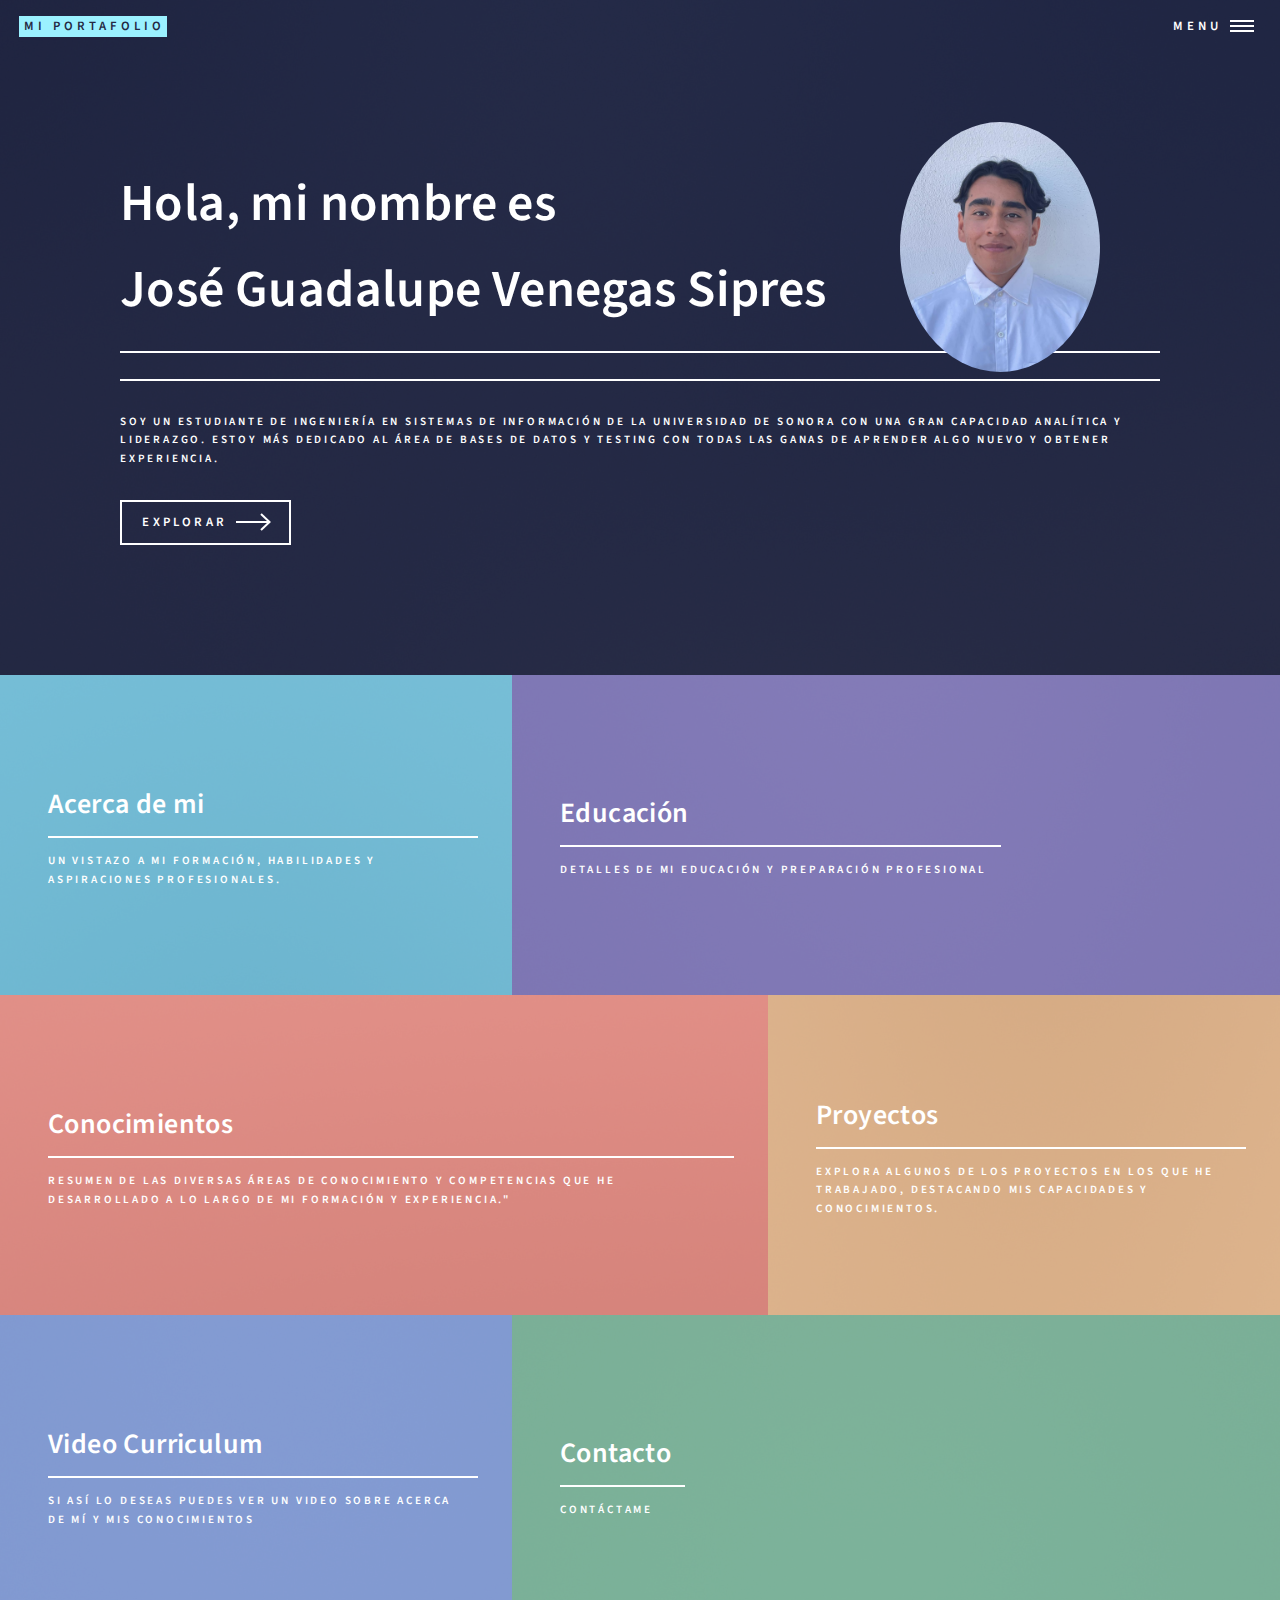
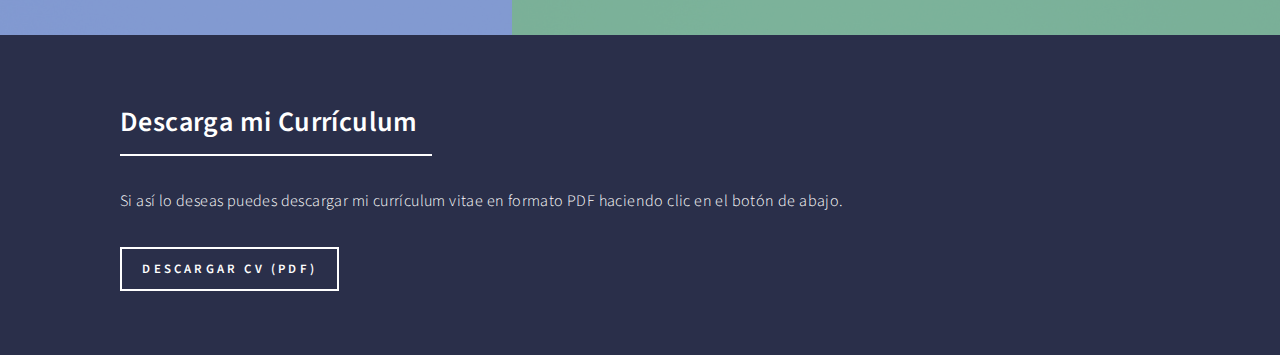
<file: index.html>
<!DOCTYPE HTML>
<!--
	Forty by HTML5 UP
	html5up.net | @ajlkn
	Free for personal and commercial use under the CCA 3.0 license (html5up.net/license)
-->
<html>
	<head>
		<title>Mi Portafolio</title>
		<meta charset="utf-8" />
		<meta name="viewport" content="width=device-width, initial-scale=1, user-scalable=no" />
		<link rel="stylesheet" href="assets/css/main.css" />
		<noscript><link rel="stylesheet" href="assets/css/noscript.css" /></noscript>
	</head>
	<body class="is-preload">

		<!-- Wrapper -->
			<div id="wrapper">

				<!-- Header -->
					<header id="header" class="alt">
						<a href="index.html" class="logo"><strong>Mi Portafolio</strong> </a>
						<nav>
							<a href="#menu">Menu</a>
						</nav>
					</header>

				<!-- Menu -->
					<nav id="menu">
						<ul class="links">
							<li><a href="index.html">Inicio</a></li>
                            <li><a href="conocimientos.html">Conocimientos</a></li>
							<li><a href="curriculum.html">Curriculum</a></li>
							<li><a href="proyectos.html">Proyectos</a></li>
                            <li><a href="videocurriculum.html">Video Curriculum</a></li>
							<li><a href="proyectos.html">Contacto</a></li>
						</ul>
						<ul class="actions stacked">
						</ul>
					</nav>

				<!-- Banner -->
				<section id="banner" class="major">
					<div class="inner">
						<div class="banner-text">
							<header class="major">
								<header class="major">
									<h1>Hola, mi nombre es<br>José Guadalupe Venegas Sipres</h1>
								</header>								
							</header>
							<div class="content">
								<p>soy un estudiante de Ingeniería en sistemas de Información
									de la universidad de Sonora con una gran capacidad analítica y
									liderazgo. Estoy más dedicado al área de bases de datos y testing con
									todas las ganas de aprender algo nuevo y obtener experiencia.</p>
							</div>
							<ul class="actions">
								<li><a href="#one" class="button next scrolly">Explorar</a></li>
							</ul>
						</div>
						<div class="banner-image-container">
							<img src="images/foto_cv.jpeg" alt="Tu Foto de Perfil" class="profile-banner-image-absolute">
						</div>
					</div>
				</section>

				<!-- Main -->
					<div id="main">

						<!-- One -->
							<section id="one" class="tiles">
								<article>
									<span class="image">
										<img src="images/pic01.jpg" alt="" />
									</span>
									<header class="major">
										<h3><a href="acerca_de_mi.html" class="link">Acerca de mi</a></h3>
										<p>Un vistazo a mi formación, habilidades y aspiraciones profesionales.</p>
									</header>
								</article>
								<article>
									<span class="image">
										<img src="images/pic02.jpg" alt="" />
									</span>
									<header class="major">
										<h3><a href="educacion.html" class="link">Educación</a></h3>
										<p>Detalles de mi educación y preparación profesional</p>
									</header>
								</article>
								<article>
									<span class="image">
										<img src="images/pic03.jpg" alt="" />
									</span>
									<header class="major">
										<h3><a href="conocimientos.html" class="link">Conocimientos</a></h3>
										<p>Resumen de las diversas áreas de conocimiento y competencias que he desarrollado a lo largo de mi formación y experiencia."</p>
								</article>
								<article>
									<span class="image">
										<img src="images/pic04.jpg" alt="" />
									</span>
									<header class="major">
										<h3><a href="proyectos.html" class="link">Proyectos</a></h3>
										<p>Explora algunos de los proyectos en los que he trabajado, destacando mis capacidades y conocimientos.</p>
									</header>
								</article>
								<article>
									<span class="image">
										<img src="images/pic05.jpg" alt="" />
									</span>
									<header class="major">
										<h3><a href="videocurriculum.html" class="link">Video Curriculum</a></h3>
										<p>Si así lo deseas puedes ver un video sobre acerca de mí y mis conocimientos</p>
									</header>
								</article>
								<article>
									<span class="image">
										<img src="images/pic06.jpg" alt="" />
									</span>
									<header class="major">
										<h3><a href="contacto.html" class="link">Contacto</a></h3>
											<p>Contáctame</p>
									</header>
								</article>
							</section>

							<section id="two">
								<div class="inner">
									<header class="major">
										<h2>Descarga mi Currículum</h2>
									</header>
									<p>Si así lo deseas puedes descargar mi currículum vitae en formato PDF haciendo clic en el botón de abajo.</p>
									<ul class="actions">
										<li><a href="documents/CV_VenegasSipres.pdf" class="button" download>Descargar CV (PDF)</a></li>
									</ul>
								</div>
							</section>

					</div>

				
			</div>

		<!-- Scripts -->
			<script src="assets/js/jquery.min.js"></script>
			<script src="assets/js/jquery.scrolly.min.js"></script>
			<script src="assets/js/jquery.scrollex.min.js"></script>
			<script src="assets/js/browser.min.js"></script>
			<script src="assets/js/breakpoints.min.js"></script>
			<script src="assets/js/util.js"></script>
			<script src="assets/js/main.js"></script>

	</body>
</html>
</file>
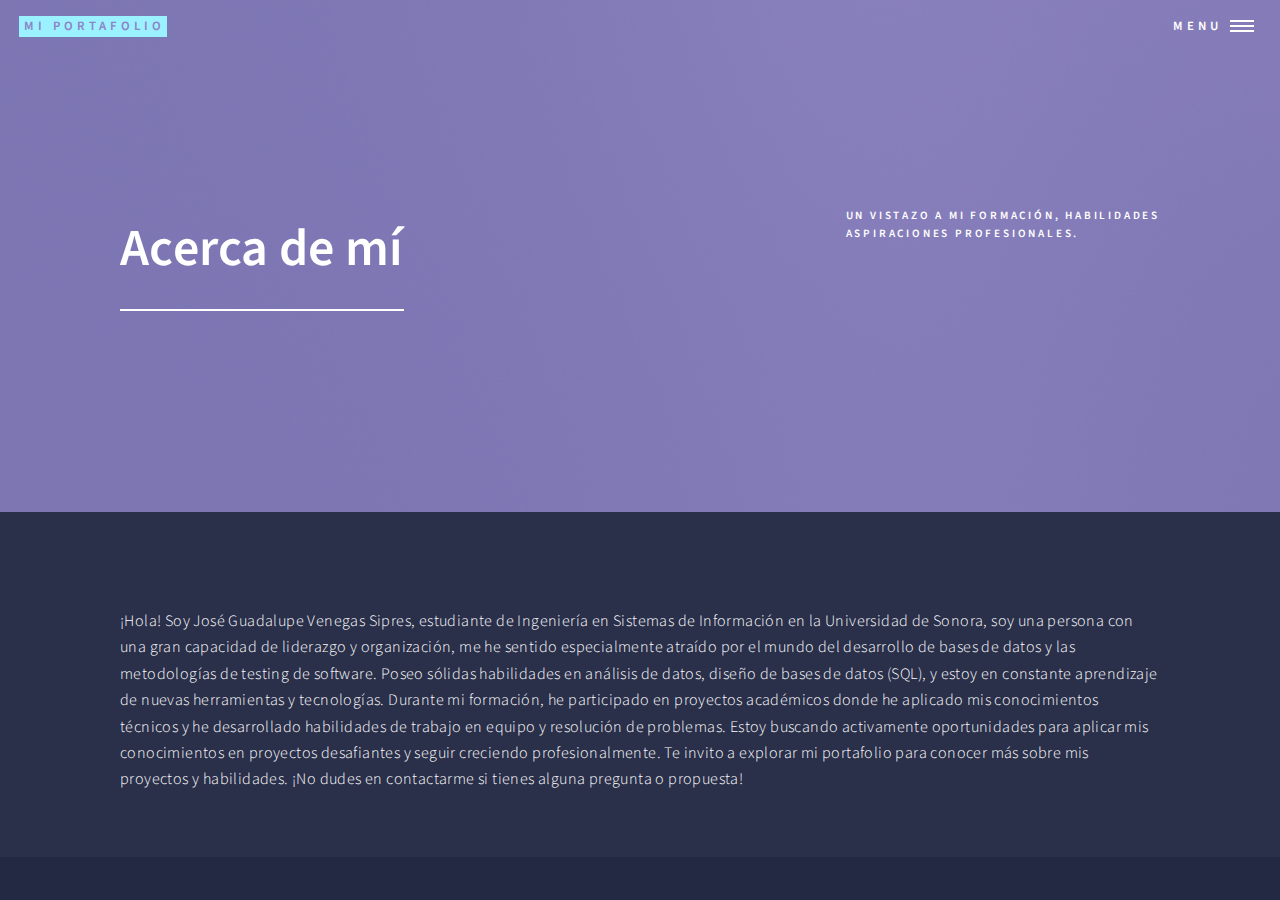
<file: acerca_de_mi.html>
<!DOCTYPE HTML>
<!--
	Forty by HTML5 UP
	html5up.net | @ajlkn
	Free for personal and commercial use under the CCA 3.0 license (html5up.net/license)
-->
<html>
	<head>
		<title>Acerca de mí</title>
		<meta charset="utf-8" />
		<meta name="viewport" content="width=device-width, initial-scale=1, user-scalable=no" />
		<link rel="stylesheet" href="assets/css/main.css" />
		<noscript><link rel="stylesheet" href="assets/css/noscript.css" /></noscript>
	</head>
	<body class="is-preload">

		<!-- Wrapper -->
			<div id="wrapper">

				<!-- Header -->
				<!-- Note: The "styleN" class below should match that of the banner element. -->
					<header id="header" class="alt style2">
						<a href="index.html" class="logo"><strong>Mi Portafolio</strong></a>
						<nav>
							<a href="#menu">Menu</a>
						</nav>
					</header>

				<!-- Menu -->
					<nav id="menu">
						<ul class="links">
                            <li><a href="index.html">Inicio</a></li>
                            <li><a href="conocimientos.html">Conocimientos</a></li>
							<li><a href="curriculum.html">Educación</a></li>
							<li><a href="proyectos.html">Proyectos</a></li>
                            <li><a href="videocurriculum.html">Video Curriculum</a></li>
							<li><a href="proyectos.html">Contacto</a></li>
						</ul>
						<ul class="actions stacked">
						</ul>
					</nav>

				<!-- Banner -->
				<!-- Note: The "styleN" class below should match that of the header element. -->
					<section id="banner" class="style2">
						<div class="inner">
							<span class="image">
								<img src="images/pic07.jpg" alt="" />
							</span>
							<header class="major">
								<h1>Acerca de mí</h1>
							</header>
							<div class="content">
								<p>Un vistazo a mi formación, habilidades <br> aspiraciones profesionales.</p>
							</div>
						</div>
					</section>

				<!-- Main -->
					<div id="main">

						<!-- One -->
							<section id="one">
								<div class="inner">
									<header class="major">
									</header>
									<p>¡Hola! Soy José Guadalupe Venegas Sipres, estudiante de Ingeniería en Sistemas de Información en la Universidad de Sonora, soy una persona con una gran capacidad de liderazgo y organización, me he sentido especialmente atraído por el mundo del desarrollo de bases de datos y las metodologías de testing de software. Poseo sólidas habilidades en análisis de datos, diseño de bases de datos (SQL), y estoy en constante aprendizaje de nuevas herramientas y tecnologías.
										Durante mi formación, he participado  en proyectos académicos donde he aplicado mis conocimientos técnicos y he desarrollado habilidades de trabajo en equipo y resolución de problemas. Estoy buscando activamente oportunidades para aplicar mis conocimientos en proyectos desafiantes y seguir creciendo profesionalmente.
										Te invito a explorar mi portafolio para conocer más sobre mis proyectos y habilidades. ¡No dudes en contactarme si tienes alguna pregunta o propuesta!</p>
								</div>
							</section>

						
                    </div>
            </div>
    </body>                    
		<!-- Scripts -->
			<script src="assets/js/jquery.min.js"></script>
			<script src="assets/js/jquery.scrolly.min.js"></script>
			<script src="assets/js/jquery.scrollex.min.js"></script>
			<script src="assets/js/browser.min.js"></script>
			<script src="assets/js/breakpoints.min.js"></script>
			<script src="assets/js/util.js"></script>
			<script src="assets/js/main.js"></script>

	</body>
</html>
</file>
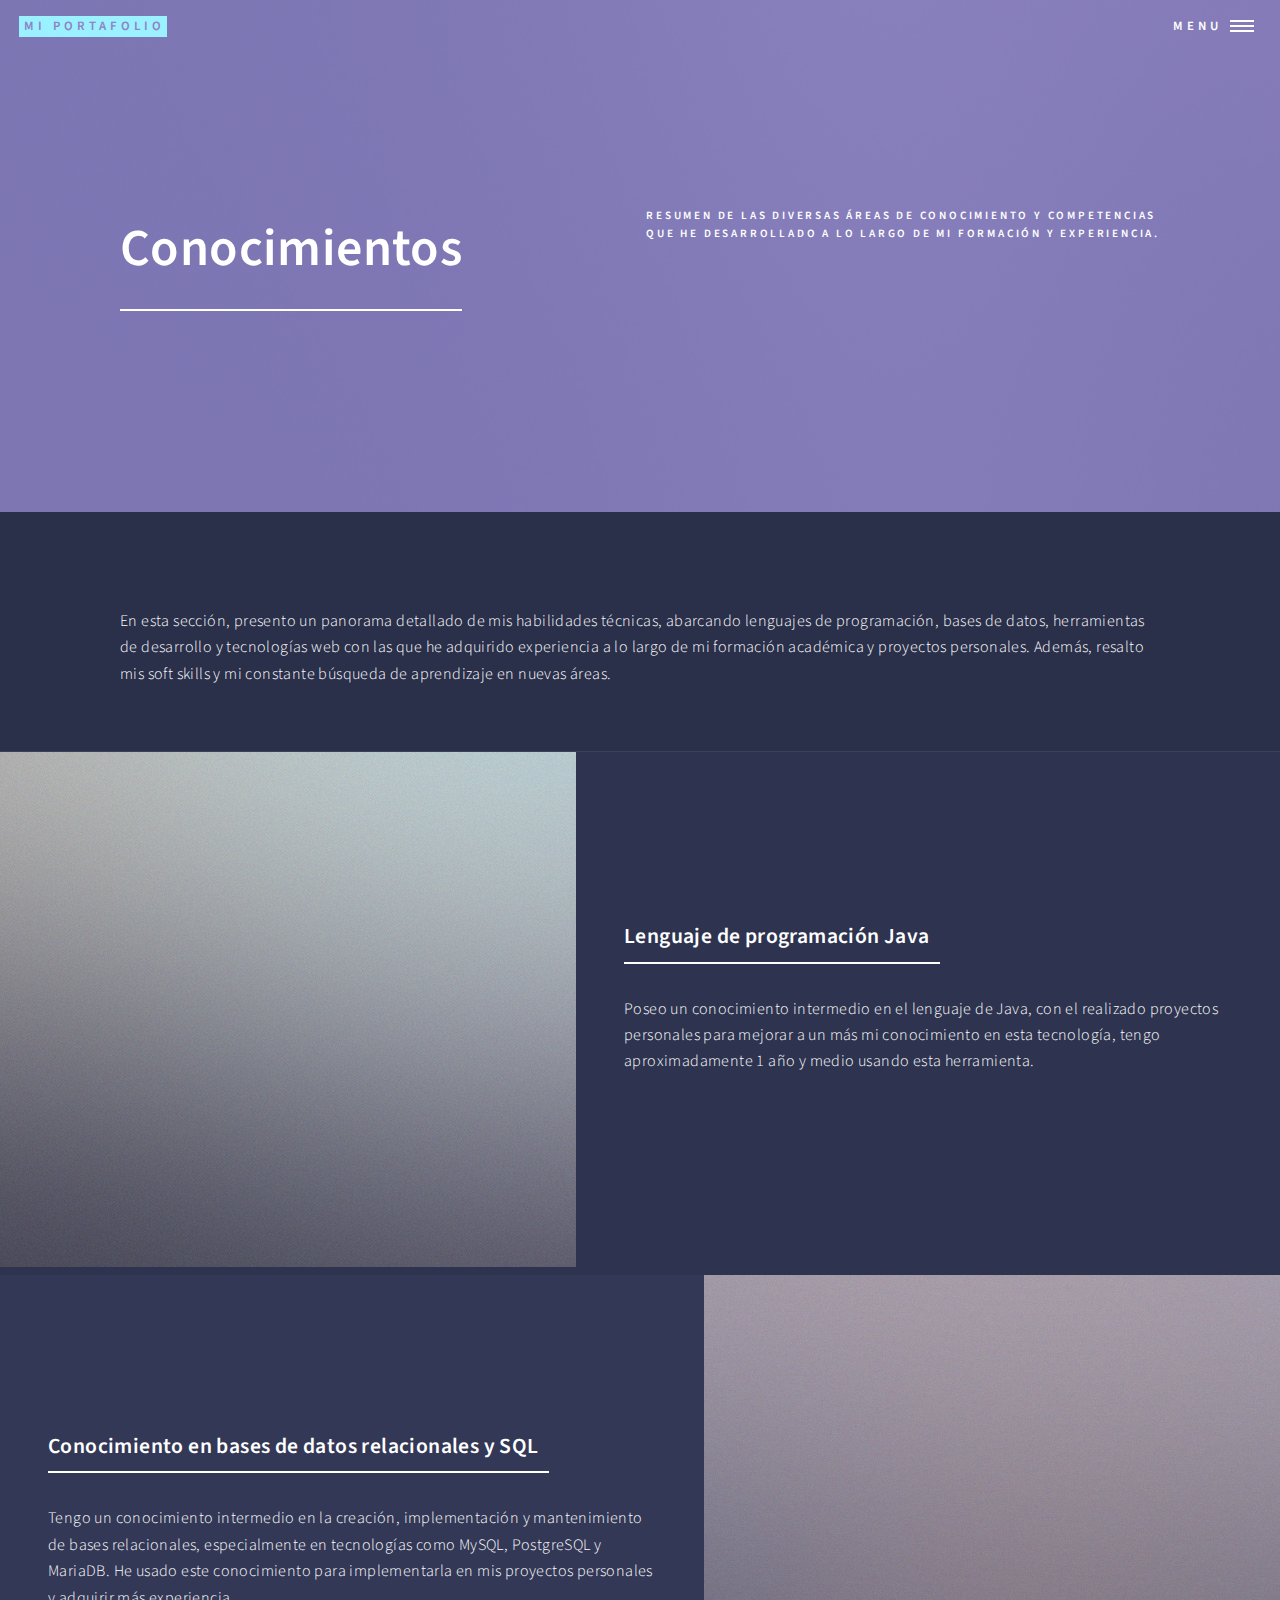
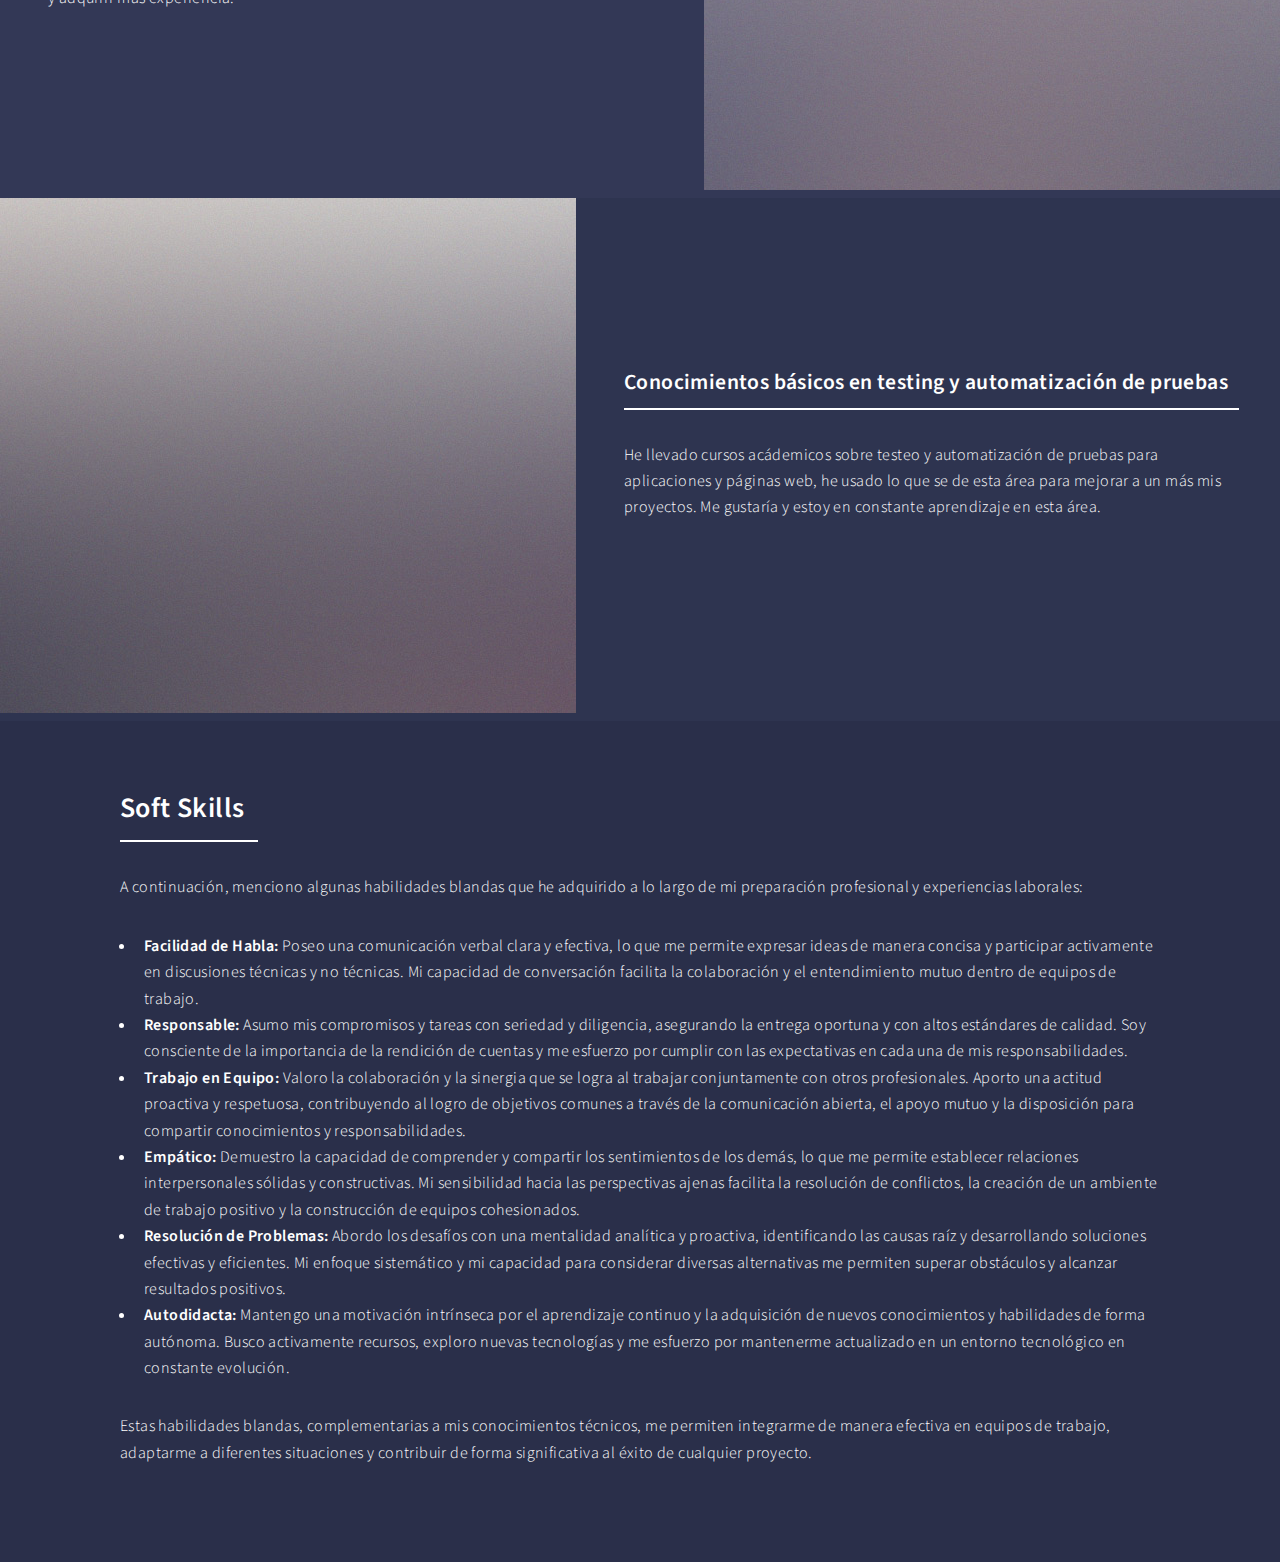
<file: conocimientos.html>
<!DOCTYPE HTML>
<!--
	Forty by HTML5 UP
	html5up.net | @ajlkn
	Free for personal and commercial use under the CCA 3.0 license (html5up.net/license)
-->
<html>
	<head>
		<title>Conocimientos</title>
		<meta charset="utf-8" />
		<meta name="viewport" content="width=device-width, initial-scale=1, user-scalable=no" />
		<link rel="stylesheet" href="assets/css/main.css" />
		<noscript><link rel="stylesheet" href="assets/css/noscript.css" /></noscript>
	</head>
	<body class="is-preload">

		<!-- Wrapper -->
			<div id="wrapper">

				<!-- Header -->
				<!-- Note: The "styleN" class below should match that of the banner element. -->
					<header id="header" class="alt style2">
						<a href="index.html" class="logo"><strong>Mi Portafolio</strong></a>
						<nav>
							<a href="#menu">Menu</a>
						</nav>
					</header>

				<!-- Menu -->
				<nav id="menu">
					<ul class="links">
						<li><a href="index.html">Inicio</a></li>
						<li><a href="conocimientos.html">Conocimientos</a></li>
						<li><a href="curriculum.html">Educación</a></li>
						<li><a href="proyectos.html">Proyectos</a></li>
						<li><a href="videocurriculum.html">Video Curriculum</a></li>
						<li><a href="proyectos.html">Contacto</a></li>
					</ul>
					<ul class="actions stacked">
					</ul>
				</nav>

				<!-- Banner -->
				<!-- Note: The "styleN" class below should match that of the header element. -->
					<section id="banner" class="style2">
						<div class="inner">
							<span class="image">
								<img src="images/pic07.jpg" alt="" />
							</span>
							<header class="major">
								<h1>Conocimientos</h1>
							</header>
							<div class="content">
								<p>Resumen de las diversas áreas de conocimiento y competencias <br> que he desarrollado a lo largo de mi formación y experiencia.</p>
							</div>
						</div>
					</section>

				<!-- Main -->
					<div id="main">

						<!-- One -->
							<section id="one">
								<div class="inner">
									<header class="major">
									</header>
									<p>En esta sección, presento un panorama detallado de mis habilidades técnicas, abarcando lenguajes de programación, bases de datos, herramientas de desarrollo y tecnologías web con las que he adquirido experiencia a lo largo de mi formación académica y proyectos personales. Además, resalto mis soft skills
										y mi constante búsqueda de aprendizaje en nuevas áreas.</p>
								</div>
							</section>

						<!-- Two -->
							<section id="two" class="spotlights">
								<section>
									<a href="generic.html" class="image">
										<img src="images/pic08.jpg" alt="" data-position="center center" />
									</a>
									<div class="content">
										<div class="inner">
											<header class="major">
												<h3>Lenguaje de programación Java</h3>
											</header>
											<p>Poseo un conocimiento intermedio en el lenguaje de Java, con el realizado proyectos personales para mejorar a un más mi
												conocimiento en esta tecnología, tengo aproximadamente 1 año y medio usando esta herramienta.
											</p>
											<ul class="actions">
											</ul>
										</div>
									</div>
								</section>
								<section>
									<a href="generic.html" class="image">
										<img src="images/pic09.jpg" alt="" data-position="top center" />
									</a>
									<div class="content">
										<div class="inner">
											<header class="major">
												<h3>Conocimiento en bases de datos relacionales y SQL</h3>
											</header>
											<p>Tengo un conocimiento intermedio en la creación, implementación y mantenimiento de bases relacionales, especialmente en tecnologías como 
												MySQL, PostgreSQL y MariaDB. He usado este conocimiento para implementarla en mis proyectos personales y adquirir más experiencia.
											</p>
											<ul class="actions">
											</ul>
										</div>
									</div>
								</section>
								<section>
									<a href="generic.html" class="image">
										<img src="images/pic10.jpg" alt="" data-position="25% 25%" />
									</a>
									<div class="content">
										<div class="inner">
											<header class="major">
												<h3>Conocimientos básicos en testing y automatización de pruebas</h3>
											</header>
											<p>He llevado cursos acádemicos sobre testeo y automatización de pruebas para aplicaciones y páginas web, he usado lo que se de esta 
												área para mejorar a un más mis proyectos. Me gustaría y estoy en constante aprendizaje en esta área.
											</p>
											<ul class="actions">
											</ul>
										</div>
									</div>
								</section>
							</section>

							<section id="three">
								<div class="inner">
									<header class="major">
										<h2>Soft Skills</h2>
									</header>
									<p>A continuación, menciono algunas habilidades blandas que he adquirido a lo largo de mi preparación profesional y experiencias laborales:</p>
									<ul class="skills-list">
										<li>
											<strong>Facilidad de Habla:</strong> Poseo una comunicación verbal clara y efectiva, lo que me permite expresar ideas de manera concisa y participar activamente en discusiones técnicas y no técnicas. Mi capacidad de conversación facilita la colaboración y el entendimiento mutuo dentro de equipos de trabajo.
										</li>
										<li>
											<strong>Responsable:</strong> Asumo mis compromisos y tareas con seriedad y diligencia, asegurando la entrega oportuna y con altos estándares de calidad. Soy consciente de la importancia de la rendición de cuentas y me esfuerzo por cumplir con las expectativas en cada una de mis responsabilidades.
										</li>
										<li>
											<strong>Trabajo en Equipo:</strong> Valoro la colaboración y la sinergia que se logra al trabajar conjuntamente con otros profesionales. Aporto una actitud proactiva y respetuosa, contribuyendo al logro de objetivos comunes a través de la comunicación abierta, el apoyo mutuo y la disposición para compartir conocimientos y responsabilidades.
										</li>
										<li>
											<strong>Empático:</strong> Demuestro la capacidad de comprender y compartir los sentimientos de los demás, lo que me permite establecer relaciones interpersonales sólidas y constructivas. Mi sensibilidad hacia las perspectivas ajenas facilita la resolución de conflictos, la creación de un ambiente de trabajo positivo y la construcción de equipos cohesionados.
										</li>
										<li>
											<strong>Resolución de Problemas:</strong> Abordo los desafíos con una mentalidad analítica y proactiva, identificando las causas raíz y desarrollando soluciones efectivas y eficientes. Mi enfoque sistemático y mi capacidad para considerar diversas alternativas me permiten superar obstáculos y alcanzar resultados positivos.
										</li>
										<li>
											<strong>Autodidacta:</strong> Mantengo una motivación intrínseca por el aprendizaje continuo y la adquisición de nuevos conocimientos y habilidades de forma autónoma. Busco activamente recursos, exploro nuevas tecnologías y me esfuerzo por mantenerme actualizado en un entorno tecnológico en constante evolución.
										</li>
									</ul>
									<p>Estas habilidades blandas, complementarias a mis conocimientos técnicos, me permiten integrarme de manera efectiva en equipos de trabajo, adaptarme a diferentes situaciones y contribuir de forma significativa al éxito de cualquier proyecto.</p>
									<ul class="actions">
									</ul>
								</div>
							</section>
					</div>

				
			</div>

		<!-- Scripts -->
			

	</body><script src="assets/js/jquery.min.js"></script>
			<script src="assets/js/jquery.scrolly.min.js"></script>
			<script src="assets/js/jquery.scrollex.min.js"></script>
			<script src="assets/js/browser.min.js"></script>
			<script src="assets/js/breakpoints.min.js"></script>
			<script src="assets/js/util.js"></script>
			<script src="assets/js/main.js"></script>
</html>
</file>
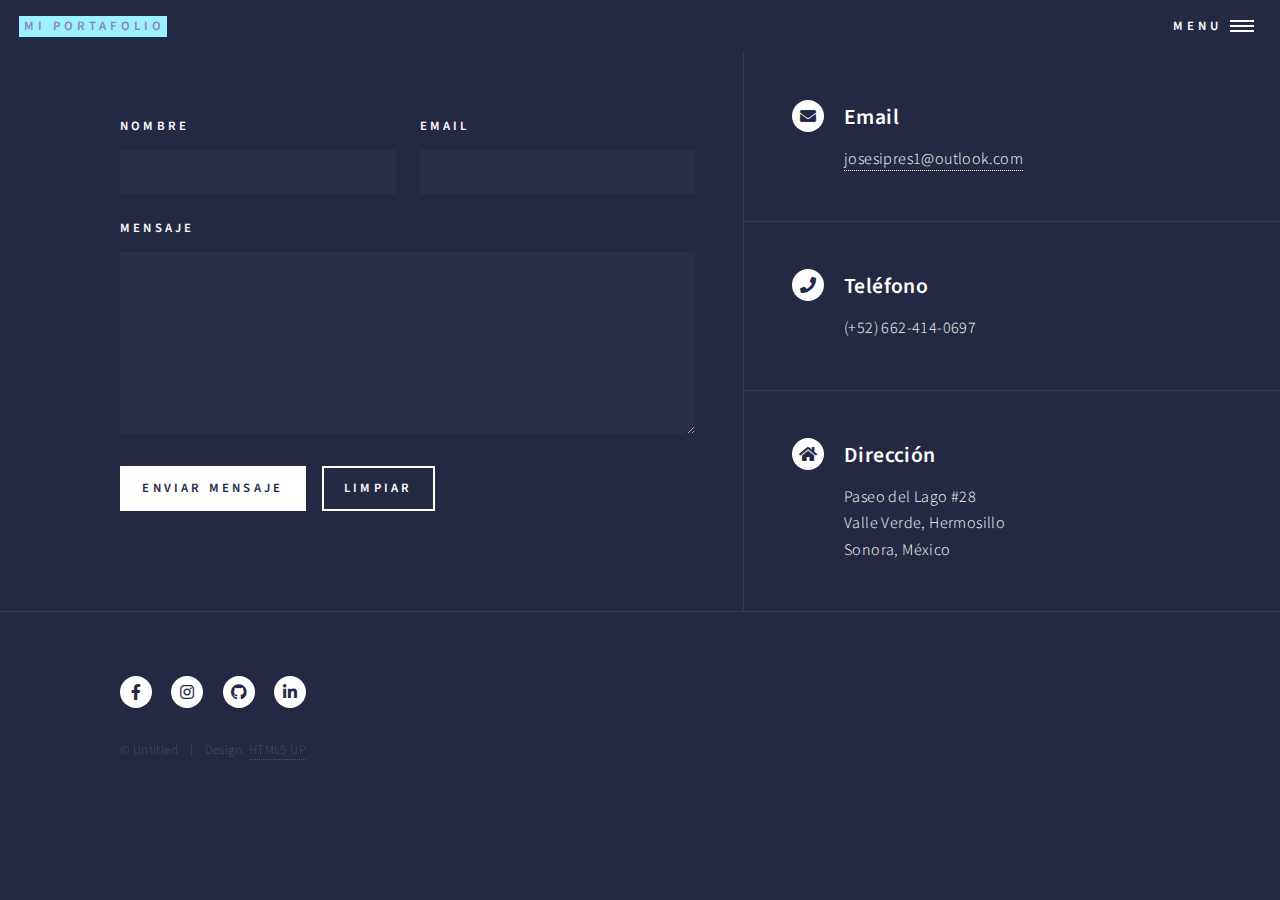
<file: contacto.html>
<!DOCTYPE HTML>
<!--
	Forty by HTML5 UP
	html5up.net | @ajlkn
	Free for personal and commercial use under the CCA 3.0 license (html5up.net/license)
-->
<html>
	<head>
		<title>Contacto</title>
		<meta charset="utf-8" />
		<meta name="viewport" content="width=device-width, initial-scale=1, user-scalable=no" />
		<link rel="stylesheet" href="assets/css/main.css" />
		<noscript><link rel="stylesheet" href="assets/css/noscript.css" /></noscript>
	</head>
	<body class="is-preload">

		<!-- Wrapper -->
			<div id="wrapper">

				<!-- Header -->
				<!-- Note: The "styleN" class below should match that of the banner element. -->
					<header id="header" class="alt style2">
						<a href="index.html" class="logo"><strong>Mi Portafolio</strong></a>
						<nav>
							<a href="#menu">Menu</a>
						</nav>
					</header>

				<!-- Menu -->
					<nav id="menu">
						<ul class="links">
							<li><a href="index.html">Inicio</a></li>
						<li><a href="conocimientos.html">Conocimientos</a></li>
						<li><a href="curriculum.html">Educación</a></li>
						<li><a href="proyectos.html">Proyectos</a></li>
						<li><a href="videocurriculum.html">Video Curriculum</a></li>
						<li><a href="proyectos.html">Contacto</a></li>
						</ul>
						<ul class="actions stacked">
						</ul>
					</nav>
				

				<!-- Contact -->
					<section id="contact">
						<div class="inner">
							<section>
								<form method="post" action="#">
									<div class="fields">
										<div class="field half">
											<label for="name">Nombre</label>
											<input type="text" name="name" id="name" />
										</div>
										<div class="field half">
											<label for="email">Email</label>
											<input type="text" name="email" id="email" />
										</div>
										<div class="field">
											<label for="message">Mensaje</label>
											<textarea name="message" id="message" rows="6"></textarea>
										</div>
									</div>
									<ul class="actions">
										<li><input type="submit" value="Enviar Mensaje" class="primary" /></li>
										<li><input type="reset" value="Limpiar" /></li>
									</ul>
								</form>
							</section>
							<section class="split">
								<section>
									<div class="contact-method">
										<span class="icon solid alt fa-envelope"></span>
										<h3>Email</h3>
										<a href="#">josesipres1@outlook.com</a>
									</div>
								</section>
								<section>
									<div class="contact-method">
										<span class="icon solid alt fa-phone"></span>
										<h3>Teléfono</h3>
										<span>(+52) 662-414-0697</span>
									</div>
								</section>
								<section>
									<div class="contact-method">
										<span class="icon solid alt fa-home"></span>
										<h3>Dirección</h3>
										<span>Paseo del Lago #28<br />
										Valle Verde, Hermosillo<br />
										Sonora, México</span>
									</div>
								</section>
							</section>
						</div>
					</section>

				<!-- Footer -->
					<footer id="footer">
						<div class="inner">
							<ul class="icons">
								<li><a href="https://www.facebook.com/jose.sipres.5" class="icon brands alt fa-facebook-f"><span class="label">Facebook</span></a></li>
								<li><a href="https://www.instagram.com/jose_sipres/" class="icon brands alt fa-instagram"><span class="label">Instagram</span></a></li>
								<li><a href="https://github.com/josesipres01" class="icon brands alt fa-github"><span class="label">GitHub</span></a></li>
								<li><a href="https://www.linkedin.com/in/jos%C3%A9-guadalupe-venegas-sipres-338270359/" class="icon brands alt fa-linkedin-in"><span class="label">LinkedIn</span></a></li>
							</ul>
							<ul class="copyright">
								<li>&copy; Untitled</li><li>Design: <a href="https://html5up.net">HTML5 UP</a></li>
							</ul>
						</div>
					</footer>

			</div>

		<!-- Scripts -->
			<script src="assets/js/jquery.min.js"></script>
			<script src="assets/js/jquery.scrolly.min.js"></script>
			<script src="assets/js/jquery.scrollex.min.js"></script>
			<script src="assets/js/browser.min.js"></script>
			<script src="assets/js/breakpoints.min.js"></script>
			<script src="assets/js/util.js"></script>
			<script src="assets/js/main.js"></script>

	</body>
</html>
</file>
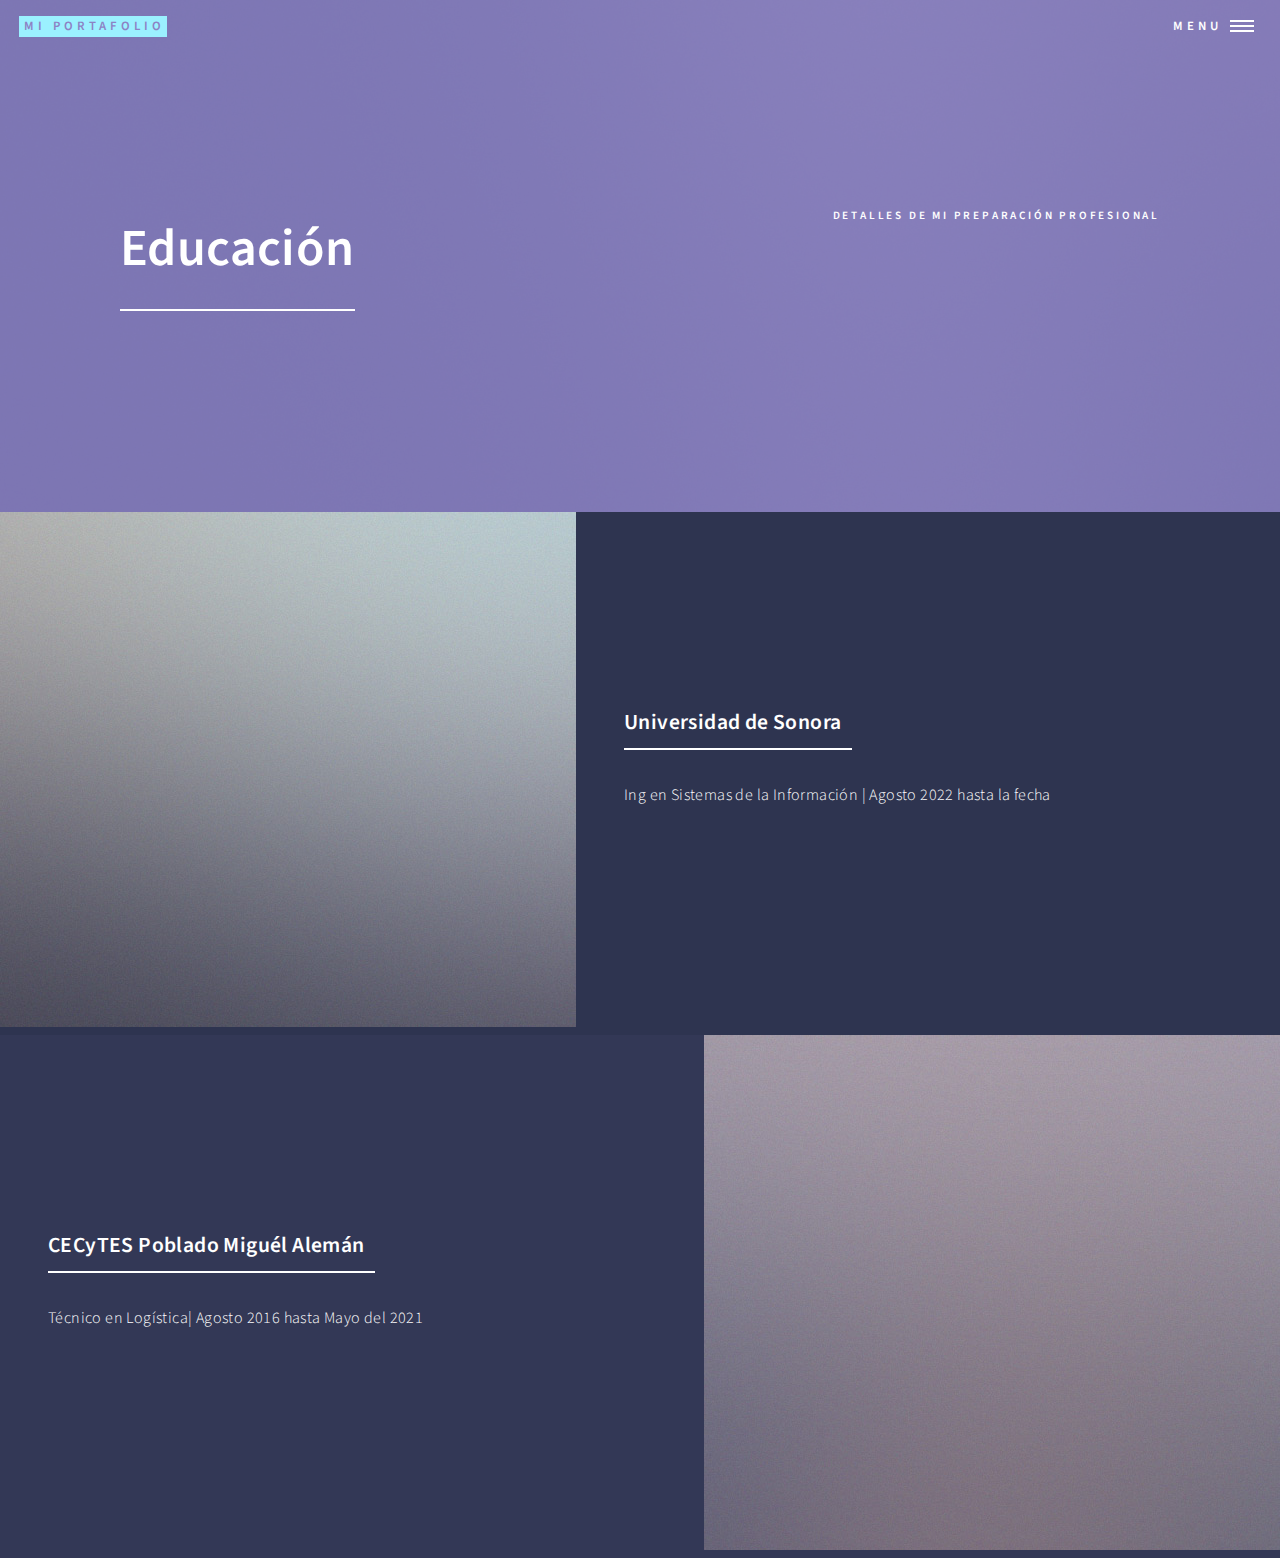
<file: educacion.html>
<!DOCTYPE HTML>
<!--
	Forty by HTML5 UP
	html5up.net | @ajlkn
	Free for personal and commercial use under the CCA 3.0 license (html5up.net/license)
-->
<html>
	<head>
		<title>Educación</title>
		<meta charset="utf-8" />
		<meta name="viewport" content="width=device-width, initial-scale=1, user-scalable=no" />
		<link rel="stylesheet" href="assets/css/main.css" />
		<noscript><link rel="stylesheet" href="assets/css/noscript.css" /></noscript>
	</head>
	<body class="is-preload">

		<!-- Wrapper -->
			<div id="wrapper">

				<!-- Header -->
				<!-- Note: The "styleN" class below should match that of the banner element. -->
					<header id="header" class="alt style2">
						<a href="index.html" class="logo"><strong>Mi Portafolio</strong></a>
						<nav>
							<a href="#menu">Menu</a>
						</nav>
					</header>

				<!-- Menu -->
					<nav id="menu">
						<ul class="links">
                            <li><a href="index.html">Inicio</a></li>
                            <li><a href="conocimientos.html">Conocimientos</a></li>
							<li><a href="curriculum.html">Educación</a></li>
							<li><a href="proyectos.html">Proyectos</a></li>
                            <li><a href="videocurriculum.html">Video Curriculum</a></li>
							<li><a href="proyectos.html">Contacto</a></li>
						</ul>
					</nav>

				<!-- Banner -->
				<!-- Note: The "styleN" class below should match that of the header element. -->
					<section id="banner" class="style2">
						<div class="inner">
							<span class="image">
								<img src="images/pic07.jpg" alt="" />
							</span>
							<header class="major">
								<h1>Educación</h1>
							</header>
							<div class="content">
								<p>Detalles de mi preparación profesional</p>
							</div>
						</div>
					</section>

				<!-- Main -->
					<div id="main">
					
						<!-- Two -->
							<section id="two" class="spotlights">
								<section>
									<a href="generic.html" class="image">
										<img src="images/pic08.jpg" alt="" data-position="center center" />
									</a>
									<div class="content">
										<div class="inner">
											<header class="major">
												<h3>Universidad de Sonora</h3>
											</header>
											<p>Ing en Sistemas de la Información | Agosto 2022 hasta la fecha</p>
											<ul class="actions">
											</ul>
										</div>
									</div>
								</section>
								<section>
									<a href="generic.html" class="image">
										<img src="images/pic09.jpg" alt="" data-position="top center" />
									</a>
									<div class="content">
										<div class="inner">
											<header class="major">
												<h3>CECyTES Poblado Miguél Alemán</h3>
											</header>
											<p>Técnico en Logística| Agosto 2016 hasta Mayo del 2021</p>
											<ul class="actions">
											</ul>
										</div>
									</div>
								</section>
								
							</section>
					</div>

		<!-- Scripts -->
			<script src="assets/js/jquery.min.js"></script>
			<script src="assets/js/jquery.scrolly.min.js"></script>
			<script src="assets/js/jquery.scrollex.min.js"></script>
			<script src="assets/js/browser.min.js"></script>
			<script src="assets/js/breakpoints.min.js"></script>
			<script src="assets/js/util.js"></script>
			<script src="assets/js/main.js"></script>

	</body>
</html>
</file>
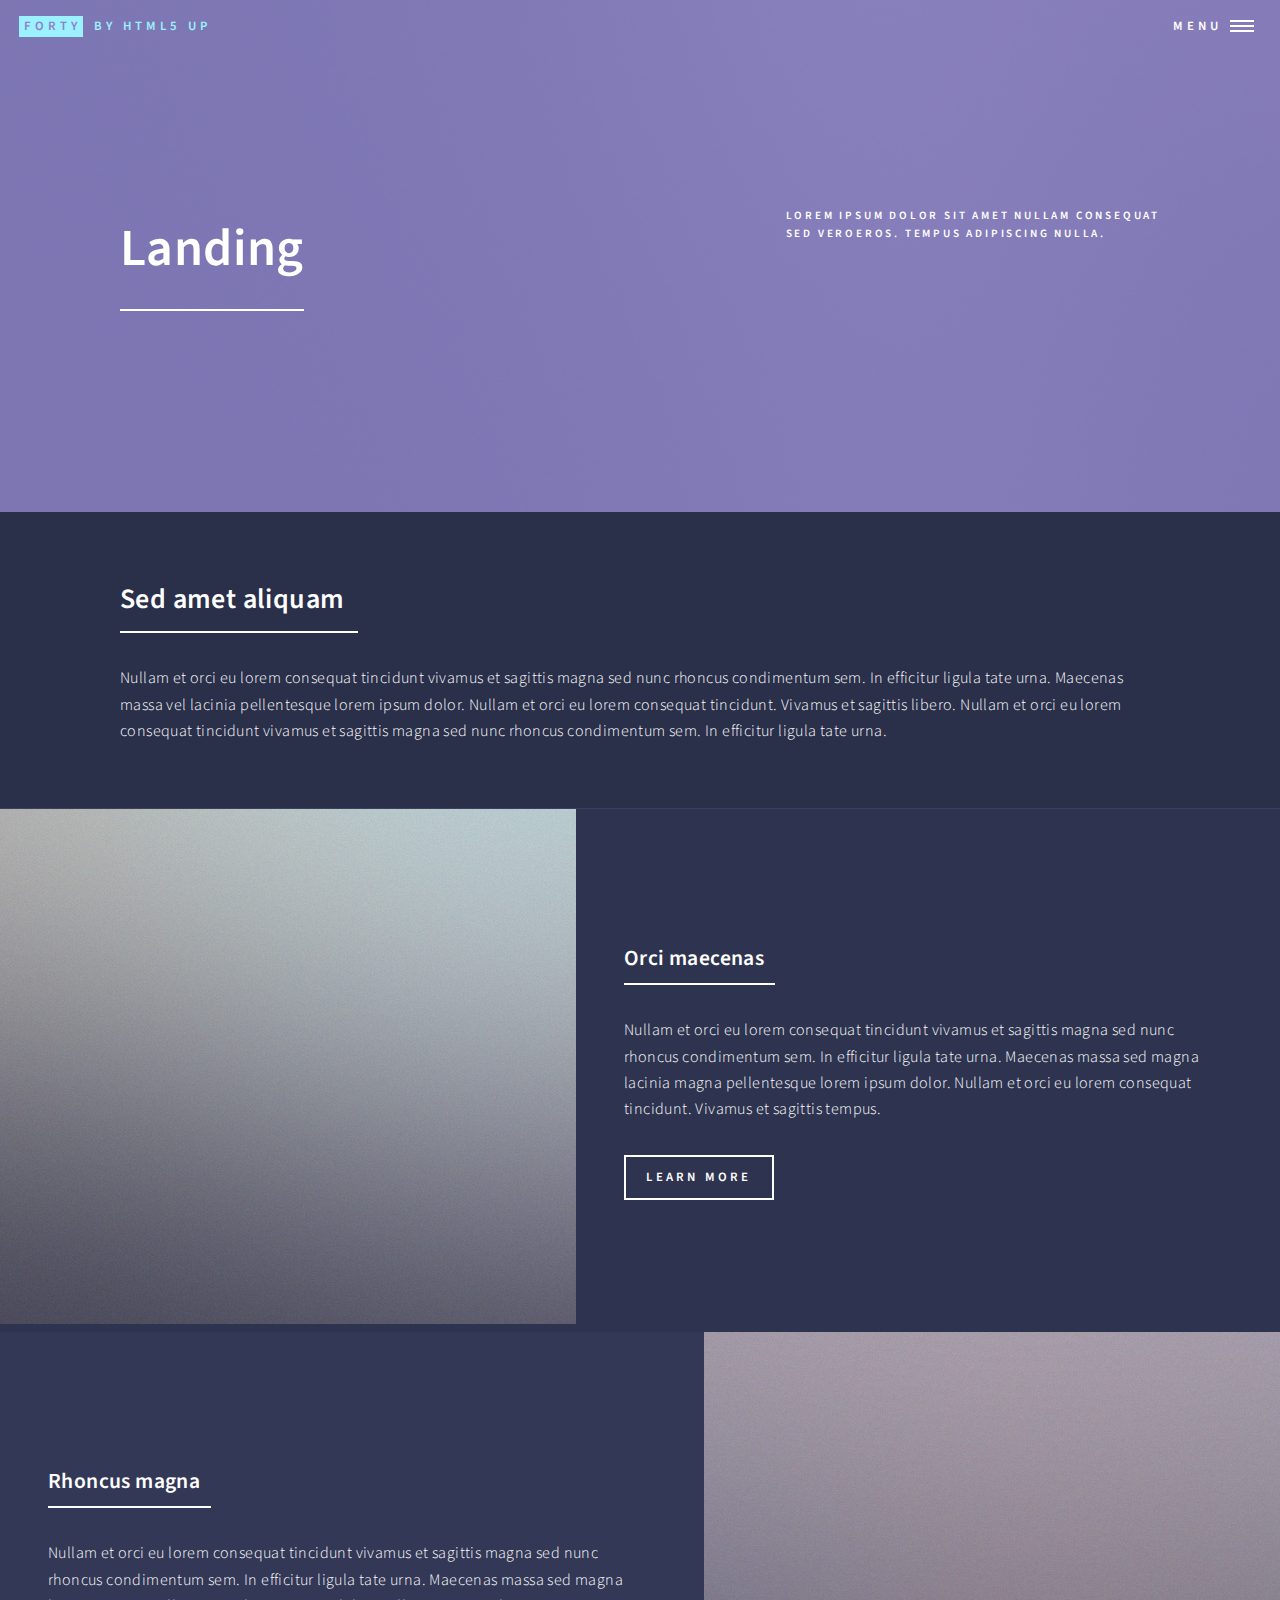
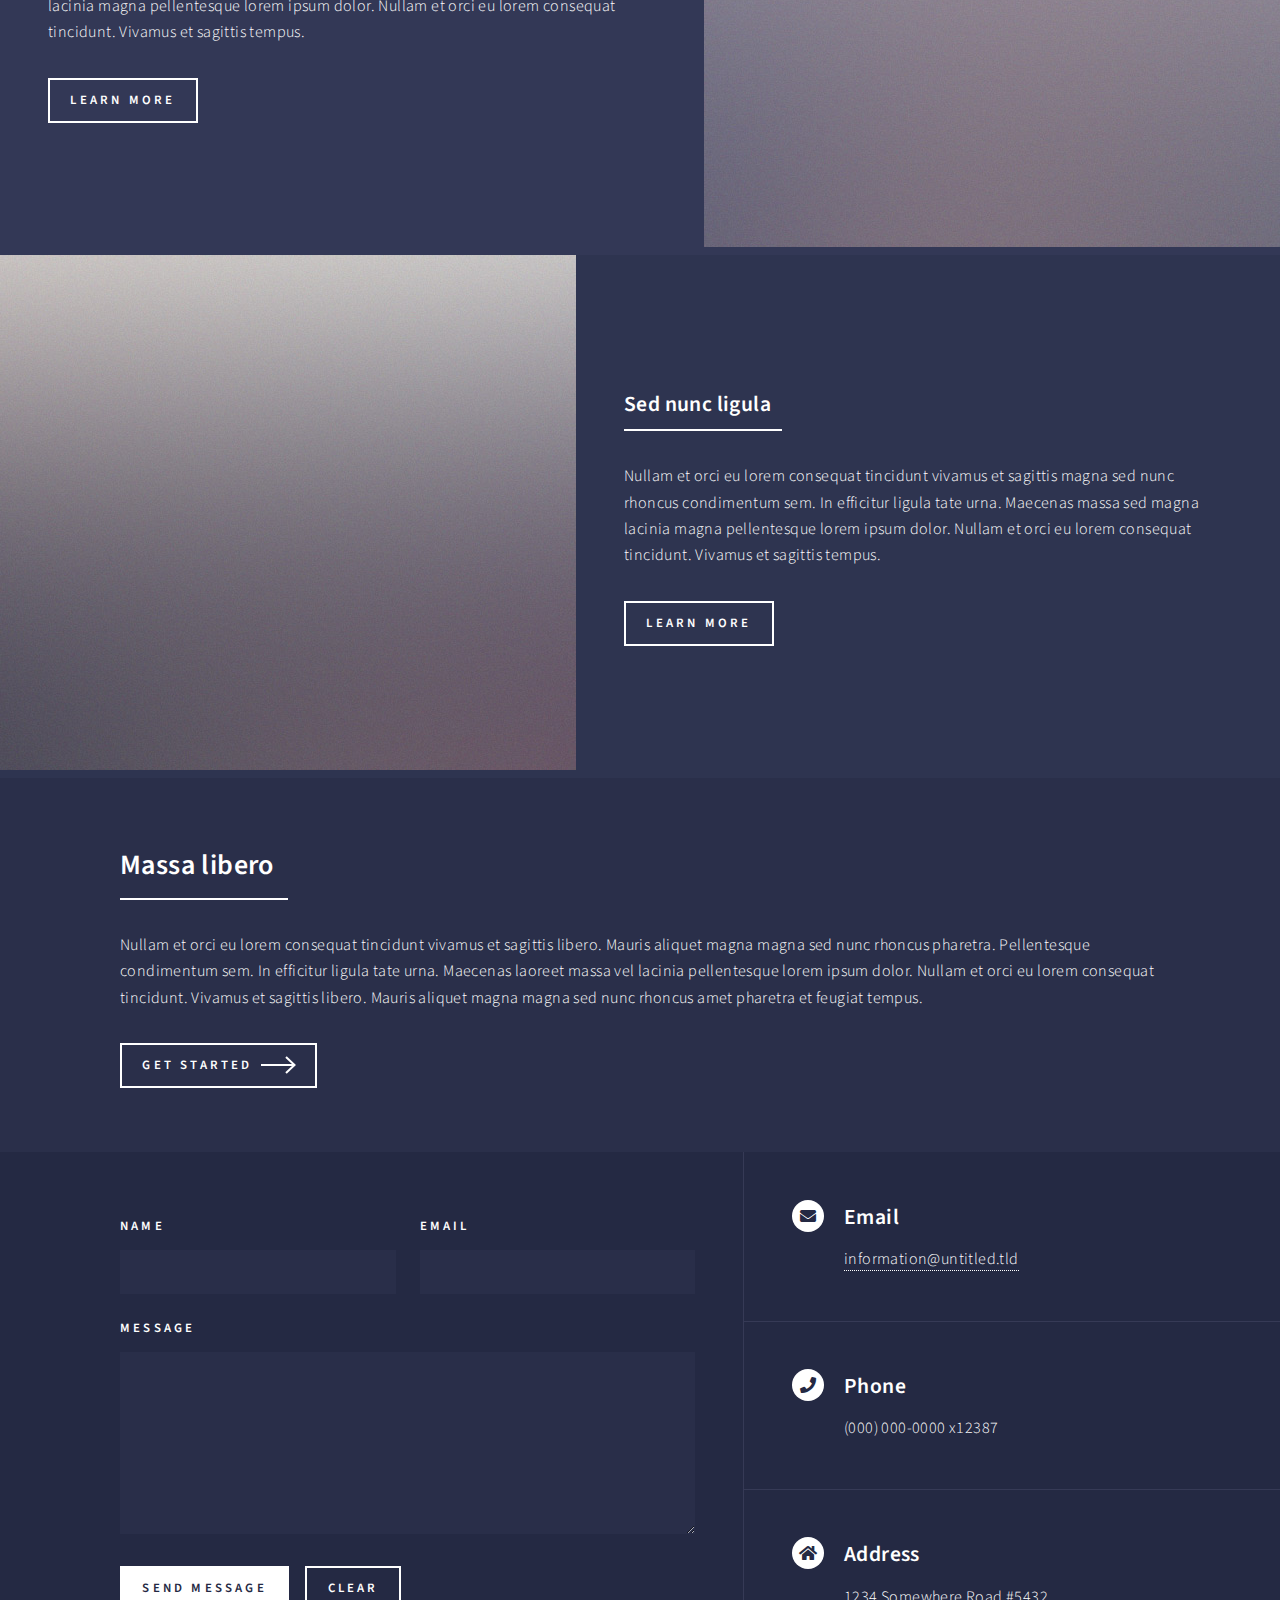
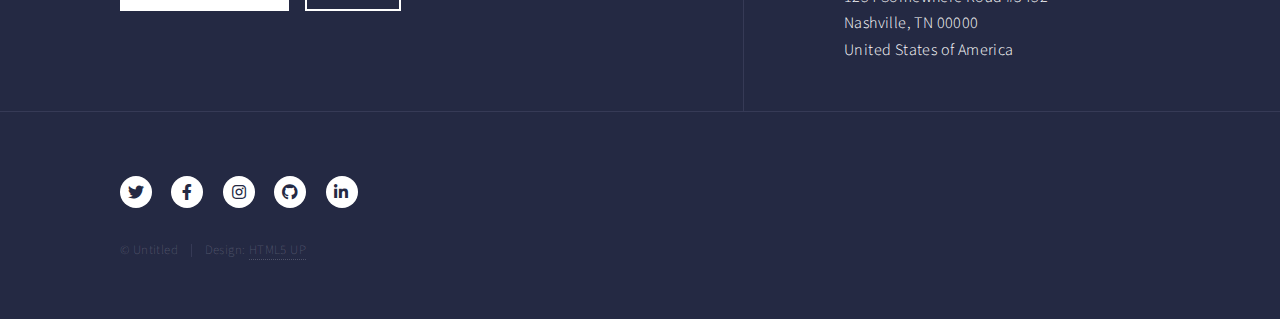
<file: landing.html>
<!DOCTYPE HTML>
<!--
	Forty by HTML5 UP
	html5up.net | @ajlkn
	Free for personal and commercial use under the CCA 3.0 license (html5up.net/license)
-->
<html>
	<head>
		<title>Landing - Forty by HTML5 UP</title>
		<meta charset="utf-8" />
		<meta name="viewport" content="width=device-width, initial-scale=1, user-scalable=no" />
		<link rel="stylesheet" href="assets/css/main.css" />
		<noscript><link rel="stylesheet" href="assets/css/noscript.css" /></noscript>
	</head>
	<body class="is-preload">

		<!-- Wrapper -->
			<div id="wrapper">

				<!-- Header -->
				<!-- Note: The "styleN" class below should match that of the banner element. -->
					<header id="header" class="alt style2">
						<a href="index.html" class="logo"><strong>Forty</strong> <span>by HTML5 UP</span></a>
						<nav>
							<a href="#menu">Menu</a>
						</nav>
					</header>

				<!-- Menu -->
					<nav id="menu">
						<ul class="links">
							<li><a href="index.html">Home</a></li>
							<li><a href="landing.html">Landing</a></li>
							<li><a href="generic.html">Generic</a></li>
							<li><a href="elements.html">Elements</a></li>
						</ul>
						<ul class="actions stacked">
							<li><a href="#" class="button primary fit">Get Started</a></li>
							<li><a href="#" class="button fit">Log In</a></li>
						</ul>
					</nav>

				<!-- Banner -->
				<!-- Note: The "styleN" class below should match that of the header element. -->
					<section id="banner" class="style2">
						<div class="inner">
							<span class="image">
								<img src="images/pic07.jpg" alt="" />
							</span>
							<header class="major">
								<h1>Landing</h1>
							</header>
							<div class="content">
								<p>Lorem ipsum dolor sit amet nullam consequat<br />
								sed veroeros. tempus adipiscing nulla.</p>
							</div>
						</div>
					</section>

				<!-- Main -->
					<div id="main">

						<!-- One -->
							<section id="one">
								<div class="inner">
									<header class="major">
										<h2>Sed amet aliquam</h2>
									</header>
									<p>Nullam et orci eu lorem consequat tincidunt vivamus et sagittis magna sed nunc rhoncus condimentum sem. In efficitur ligula tate urna. Maecenas massa vel lacinia pellentesque lorem ipsum dolor. Nullam et orci eu lorem consequat tincidunt. Vivamus et sagittis libero. Nullam et orci eu lorem consequat tincidunt vivamus et sagittis magna sed nunc rhoncus condimentum sem. In efficitur ligula tate urna.</p>
								</div>
							</section>

						<!-- Two -->
							<section id="two" class="spotlights">
								<section>
									<a href="generic.html" class="image">
										<img src="images/pic08.jpg" alt="" data-position="center center" />
									</a>
									<div class="content">
										<div class="inner">
											<header class="major">
												<h3>Orci maecenas</h3>
											</header>
											<p>Nullam et orci eu lorem consequat tincidunt vivamus et sagittis magna sed nunc rhoncus condimentum sem. In efficitur ligula tate urna. Maecenas massa sed magna lacinia magna pellentesque lorem ipsum dolor. Nullam et orci eu lorem consequat tincidunt. Vivamus et sagittis tempus.</p>
											<ul class="actions">
												<li><a href="generic.html" class="button">Learn more</a></li>
											</ul>
										</div>
									</div>
								</section>
								<section>
									<a href="generic.html" class="image">
										<img src="images/pic09.jpg" alt="" data-position="top center" />
									</a>
									<div class="content">
										<div class="inner">
											<header class="major">
												<h3>Rhoncus magna</h3>
											</header>
											<p>Nullam et orci eu lorem consequat tincidunt vivamus et sagittis magna sed nunc rhoncus condimentum sem. In efficitur ligula tate urna. Maecenas massa sed magna lacinia magna pellentesque lorem ipsum dolor. Nullam et orci eu lorem consequat tincidunt. Vivamus et sagittis tempus.</p>
											<ul class="actions">
												<li><a href="generic.html" class="button">Learn more</a></li>
											</ul>
										</div>
									</div>
								</section>
								<section>
									<a href="generic.html" class="image">
										<img src="images/pic10.jpg" alt="" data-position="25% 25%" />
									</a>
									<div class="content">
										<div class="inner">
											<header class="major">
												<h3>Sed nunc ligula</h3>
											</header>
											<p>Nullam et orci eu lorem consequat tincidunt vivamus et sagittis magna sed nunc rhoncus condimentum sem. In efficitur ligula tate urna. Maecenas massa sed magna lacinia magna pellentesque lorem ipsum dolor. Nullam et orci eu lorem consequat tincidunt. Vivamus et sagittis tempus.</p>
											<ul class="actions">
												<li><a href="generic.html" class="button">Learn more</a></li>
											</ul>
										</div>
									</div>
								</section>
							</section>

						<!-- Three -->
							<section id="three">
								<div class="inner">
									<header class="major">
										<h2>Massa libero</h2>
									</header>
									<p>Nullam et orci eu lorem consequat tincidunt vivamus et sagittis libero. Mauris aliquet magna magna sed nunc rhoncus pharetra. Pellentesque condimentum sem. In efficitur ligula tate urna. Maecenas laoreet massa vel lacinia pellentesque lorem ipsum dolor. Nullam et orci eu lorem consequat tincidunt. Vivamus et sagittis libero. Mauris aliquet magna magna sed nunc rhoncus amet pharetra et feugiat tempus.</p>
									<ul class="actions">
										<li><a href="generic.html" class="button next">Get Started</a></li>
									</ul>
								</div>
							</section>

					</div>

				<!-- Contact -->
					<section id="contact">
						<div class="inner">
							<section>
								<form method="post" action="#">
									<div class="fields">
										<div class="field half">
											<label for="name">Name</label>
											<input type="text" name="name" id="name" />
										</div>
										<div class="field half">
											<label for="email">Email</label>
											<input type="text" name="email" id="email" />
										</div>
										<div class="field">
											<label for="message">Message</label>
											<textarea name="message" id="message" rows="6"></textarea>
										</div>
									</div>
									<ul class="actions">
										<li><input type="submit" value="Send Message" class="primary" /></li>
										<li><input type="reset" value="Clear" /></li>
									</ul>
								</form>
							</section>
							<section class="split">
								<section>
									<div class="contact-method">
										<span class="icon solid alt fa-envelope"></span>
										<h3>Email</h3>
										<a href="#">information@untitled.tld</a>
									</div>
								</section>
								<section>
									<div class="contact-method">
										<span class="icon solid alt fa-phone"></span>
										<h3>Phone</h3>
										<span>(000) 000-0000 x12387</span>
									</div>
								</section>
								<section>
									<div class="contact-method">
										<span class="icon solid alt fa-home"></span>
										<h3>Address</h3>
										<span>1234 Somewhere Road #5432<br />
										Nashville, TN 00000<br />
										United States of America</span>
									</div>
								</section>
							</section>
						</div>
					</section>

				<!-- Footer -->
					<footer id="footer">
						<div class="inner">
							<ul class="icons">
								<li><a href="#" class="icon brands alt fa-twitter"><span class="label">Twitter</span></a></li>
								<li><a href="#" class="icon brands alt fa-facebook-f"><span class="label">Facebook</span></a></li>
								<li><a href="#" class="icon brands alt fa-instagram"><span class="label">Instagram</span></a></li>
								<li><a href="#" class="icon brands alt fa-github"><span class="label">GitHub</span></a></li>
								<li><a href="#" class="icon brands alt fa-linkedin-in"><span class="label">LinkedIn</span></a></li>
							</ul>
							<ul class="copyright">
								<li>&copy; Untitled</li><li>Design: <a href="https://html5up.net">HTML5 UP</a></li>
							</ul>
						</div>
					</footer>

			</div>

		<!-- Scripts -->
			<script src="assets/js/jquery.min.js"></script>
			<script src="assets/js/jquery.scrolly.min.js"></script>
			<script src="assets/js/jquery.scrollex.min.js"></script>
			<script src="assets/js/browser.min.js"></script>
			<script src="assets/js/breakpoints.min.js"></script>
			<script src="assets/js/util.js"></script>
			<script src="assets/js/main.js"></script>

	</body>
</html>
</file>
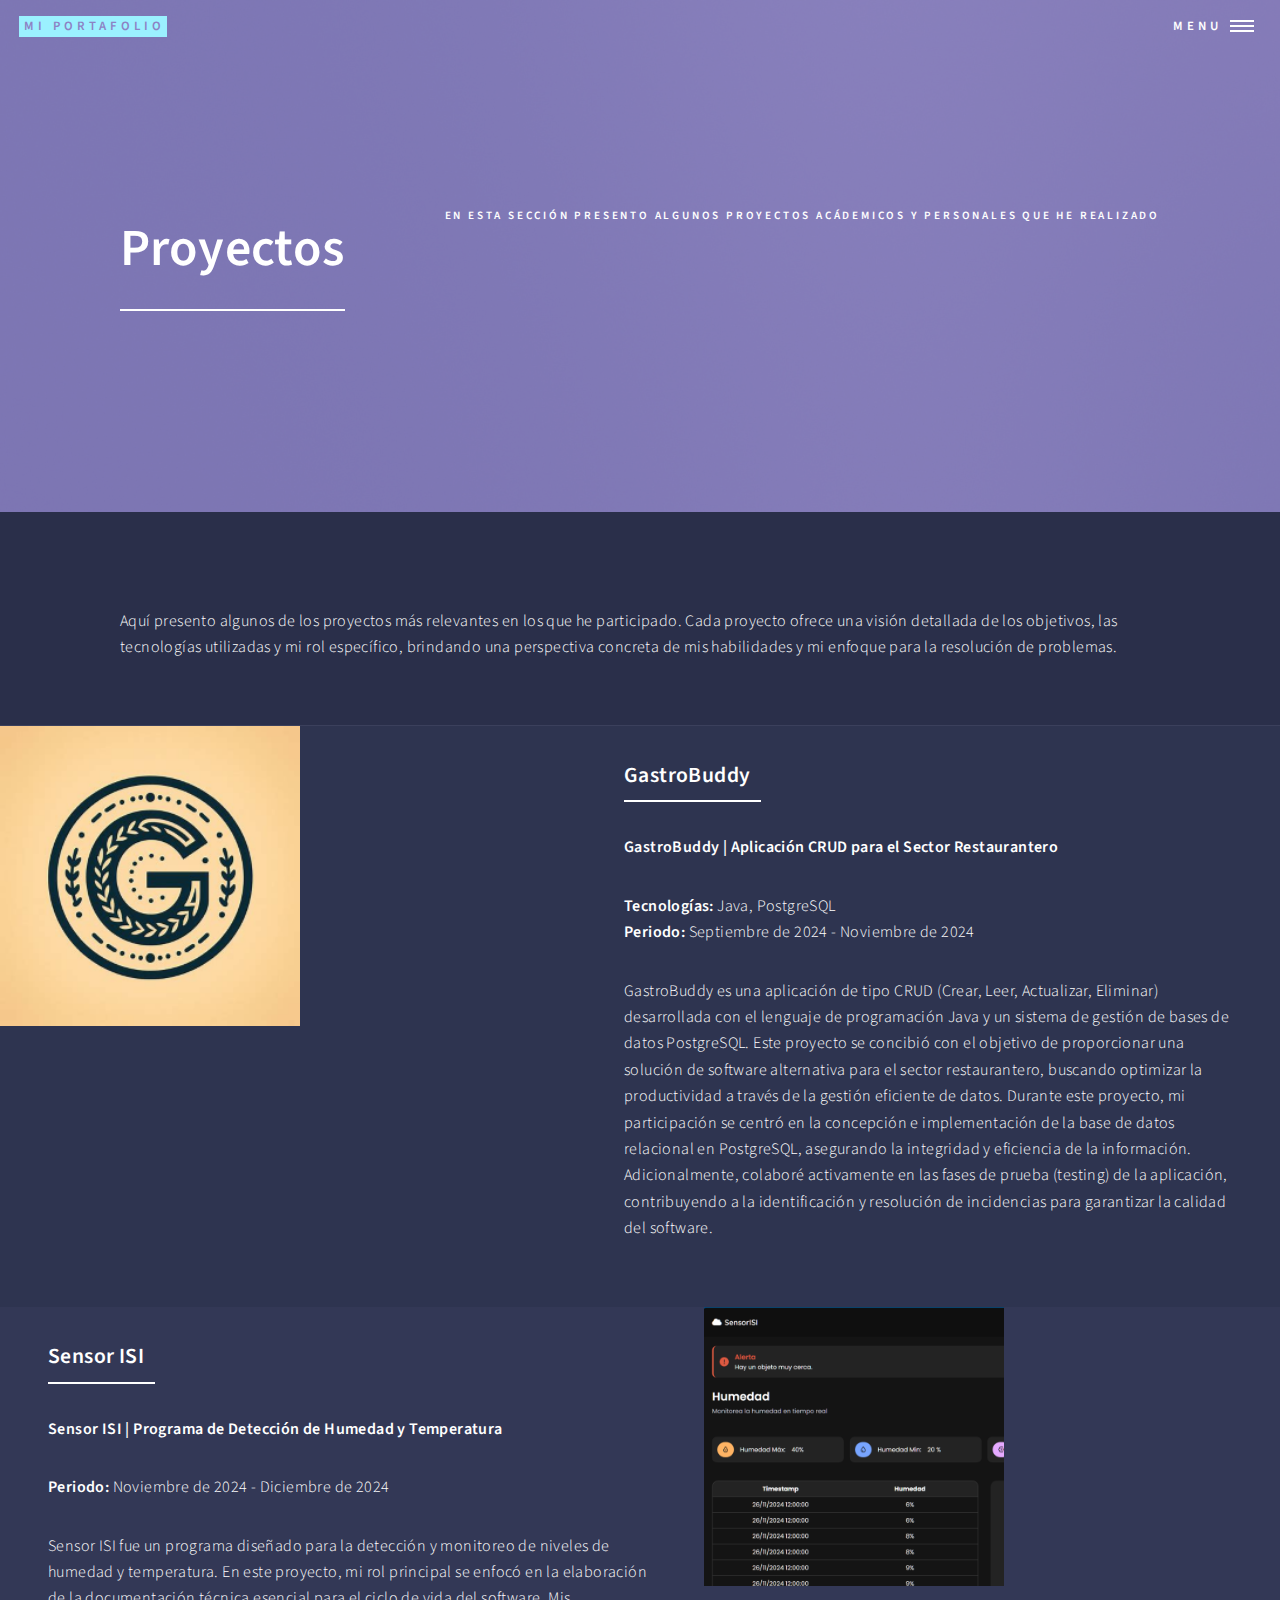
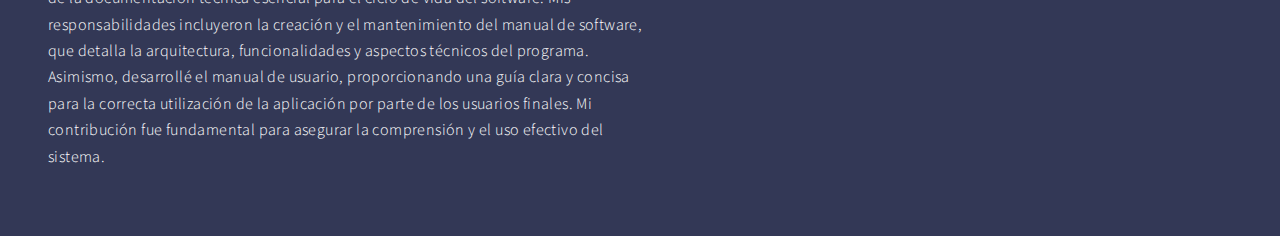
<file: proyectos.html>
<!DOCTYPE HTML>
<!--
	Forty by HTML5 UP
	html5up.net | @ajlkn
	Free for personal and commercial use under the CCA 3.0 license (html5up.net/license)
-->
<html>
	<head>
		<title>Proyectos</title>
		<meta charset="utf-8" />
		<meta name="viewport" content="width=device-width, initial-scale=1, user-scalable=no" />
		<link rel="stylesheet" href="assets/css/main.css" />
		<noscript><link rel="stylesheet" href="assets/css/noscript.css" /></noscript>
	</head>
	<body class="is-preload">

		<!-- Wrapper -->
			<div id="wrapper">

				<!-- Header -->
				<!-- Note: The "styleN" class below should match that of the banner element. -->
					<header id="header" class="alt style2">
						<a href="index.html" class="logo"><strong>Mi Portafolio</strong></a>
						<nav>
							<a href="#menu">Menu</a>
						</nav>
					</header>

				<!-- Menu -->
				<nav id="menu">
					<ul class="links">
						<li><a href="index.html">Inicio</a></li>
						<li><a href="conocimientos.html">Conocimientos</a></li>
						<li><a href="curriculum.html">Educación</a></li>
						<li><a href="proyectos.html">Proyectos</a></li>
						<li><a href="videocurriculum.html">Video Curriculum</a></li>
						<li><a href="proyectos.html">Contacto</a></li>
					</ul>
					<ul class="actions stacked">
					</ul>
				</nav>

				<!-- Banner -->
				<!-- Note: The "styleN" class below should match that of the header element. -->
					<section id="banner" class="style2">
						<div class="inner">
							<span class="image">
								<img src="images/pic07.jpg" alt="" />
							</span>
							<header class="major">
								<h1>Proyectos</h1>
							</header>
							<div class="content">
								<p>En esta sección presento algunos proyectos acádemicos y personales que he realizado</p>
							</div>
						</div>
					</section>

				<!-- Main -->
					<div id="main">

						<!-- One -->
							<section id="one">
								<div class="inner">
									<header class="major">
									</header>
									<p>Aquí presento algunos de los proyectos más relevantes en los que he participado. Cada proyecto ofrece una visión detallada de los objetivos, las tecnologías utilizadas y mi rol específico, brindando una perspectiva concreta de mis habilidades y mi enfoque para la resolución de problemas.</p>
								</div>
							</section>

							<section id="two" class="spotlights">
								<section class="project-item">
									<a class="image">
										<img src="images/gastroServerIcon.png" alt="Imagen GastroBuddy" data-position="top center" style="width: 300px; height: auto; object-fit: cover;">
									</a>
									<div class="content">
										<div class="inner">
											<header class="major">
												<h3>GastroBuddy</h3>
											</header>
											<p><strong>GastroBuddy | Aplicación CRUD para el Sector Restaurantero</strong></p>
											<p><strong>Tecnologías:</strong> Java, PostgreSQL<br>
											<strong>Periodo:</strong> Septiembre de 2024 - Noviembre de 2024</p>
											<p>GastroBuddy es una aplicación de tipo CRUD (Crear, Leer, Actualizar, Eliminar) desarrollada con el lenguaje de programación Java y un sistema de gestión de bases de datos PostgreSQL. Este proyecto se concibió con el objetivo de proporcionar una solución de software alternativa para el sector restaurantero, buscando optimizar la productividad a través de la gestión eficiente de datos. Durante este proyecto, mi participación se centró en la concepción e implementación de la base de datos relacional en PostgreSQL, asegurando la integridad y eficiencia de la información. Adicionalmente, colaboré activamente en las fases de prueba (testing) de la aplicación, contribuyendo a la identificación y resolución de incidencias para garantizar la calidad del software.</p>
											<ul class="actions">
											</ul>
										</div>
									</div>
								</section>
								<section class="project-item">
									<a class="image">
										<img src="images/sensorISI.png" alt="Imagen Sensor ISI " data-position="25% 25%" style="width: 300px; height: auto; object-fit: cover;">
									</a>
									<div class="content">
										<div class="inner">
											<header class="major">
												<h3>Sensor ISI</h3>
											</header>
											<p><strong>Sensor ISI | Programa de Detección de Humedad y Temperatura</strong></p>
											<p><strong>Periodo:</strong> Noviembre de 2024 - Diciembre de 2024</p>
											<p>Sensor ISI fue un programa diseñado para la detección y monitoreo de niveles de humedad y temperatura. En este proyecto, mi rol principal se enfocó en la elaboración de la documentación técnica esencial para el ciclo de vida del software. Mis responsabilidades incluyeron la creación y el mantenimiento del manual de software, que detalla la arquitectura, funcionalidades y aspectos técnicos del programa. Asimismo, desarrollé el manual de usuario, proporcionando una guía clara y concisa para la correcta utilización de la aplicación por parte de los usuarios finales. Mi contribución fue fundamental para asegurar la comprensión y el uso efectivo del sistema.</p>
											<ul class="actions">
											</ul>
										</div>
									</div>
								</section>
							</section>

				
			</div>

		<!-- Scripts -->
			

	</body><script src="assets/js/jquery.min.js"></script>
			<script src="assets/js/jquery.scrolly.min.js"></script>
			<script src="assets/js/jquery.scrollex.min.js"></script>
			<script src="assets/js/browser.min.js"></script>
			<script src="assets/js/breakpoints.min.js"></script>
			<script src="assets/js/util.js"></script>
			<script src="assets/js/main.js"></script>
</html>
</file>
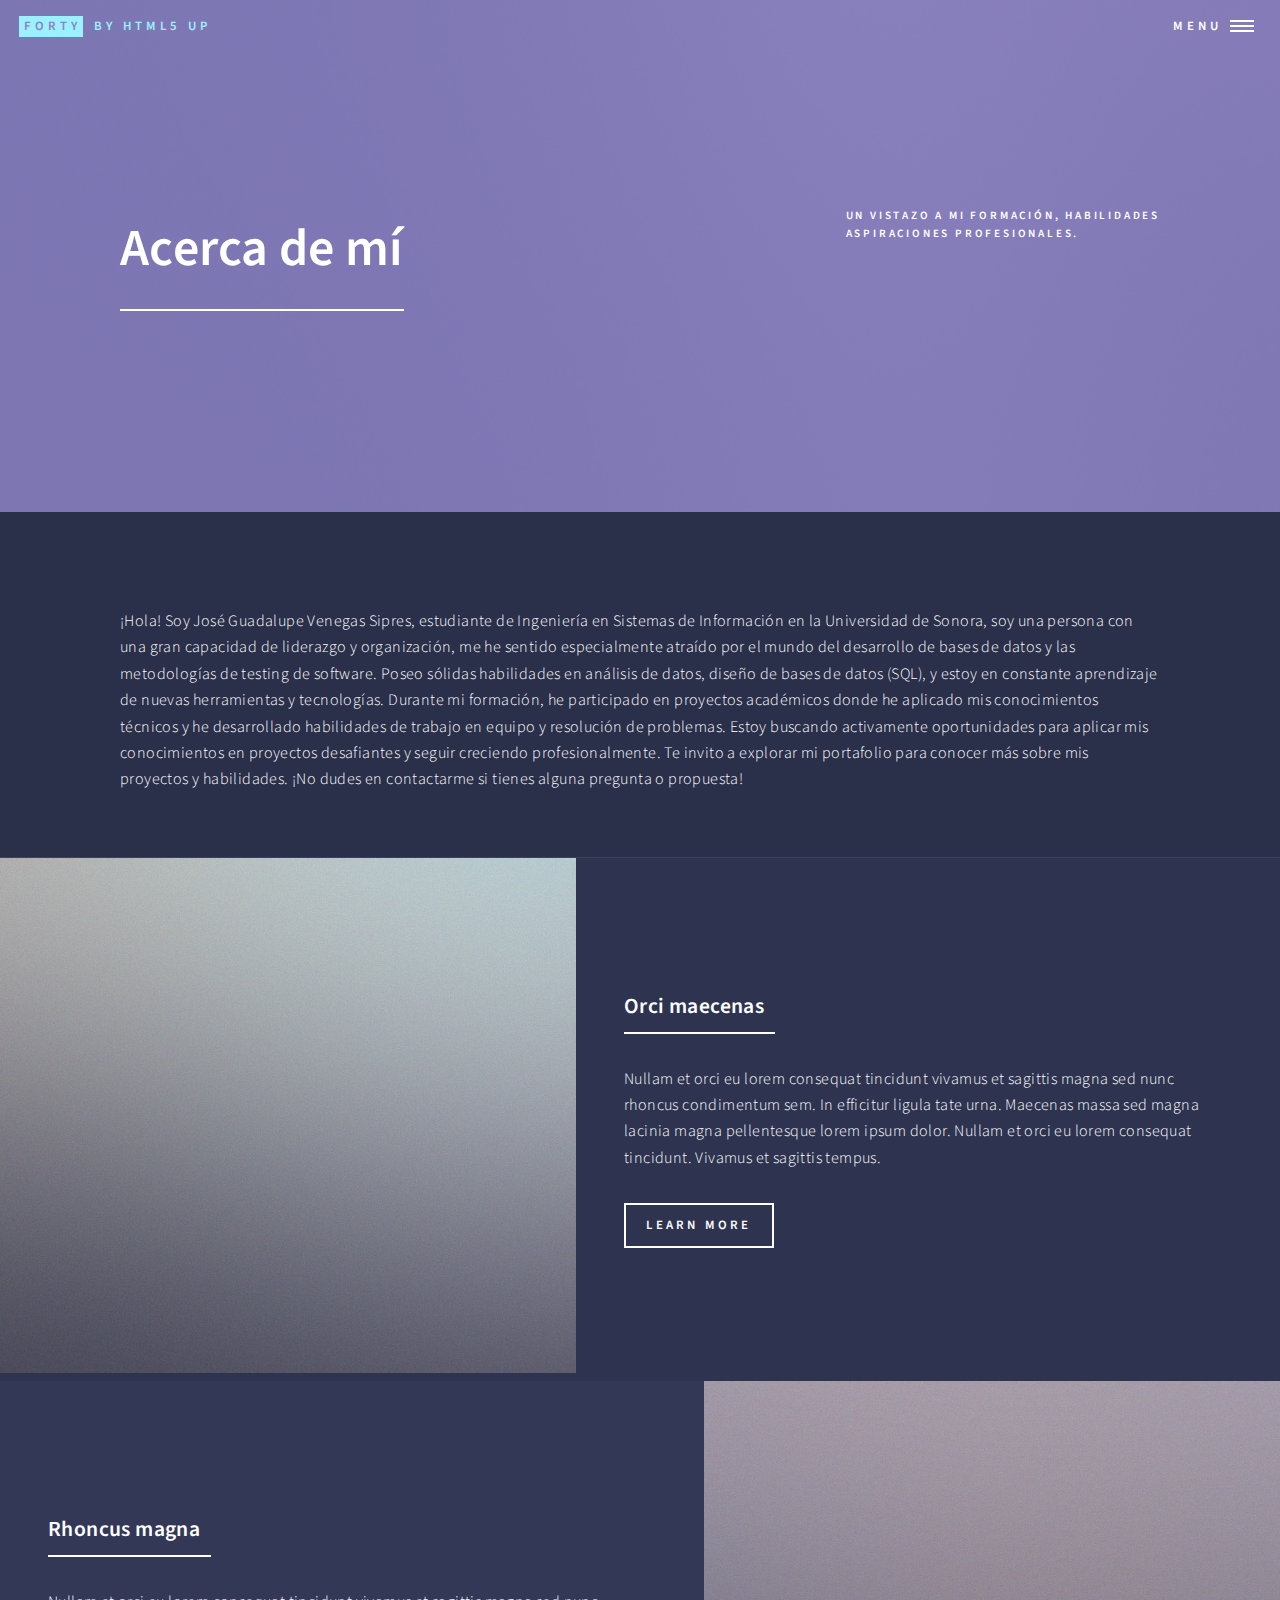
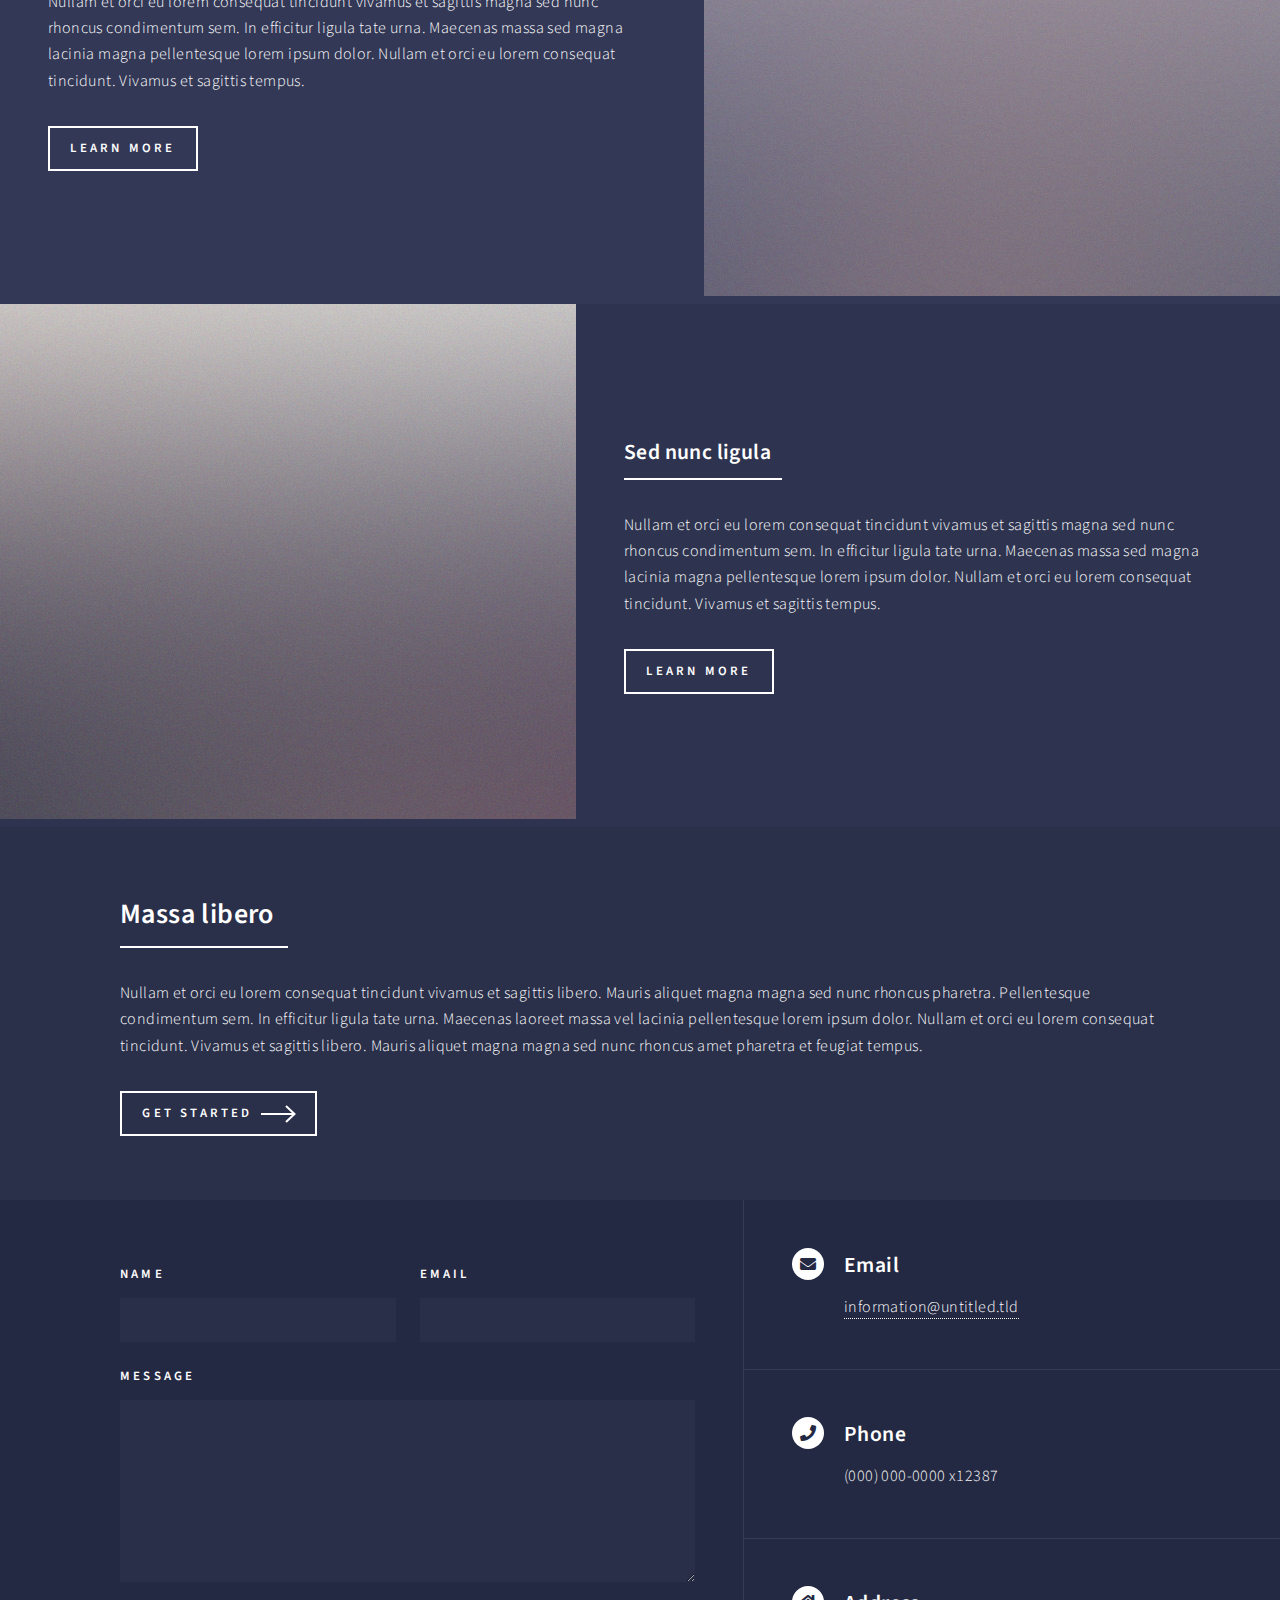
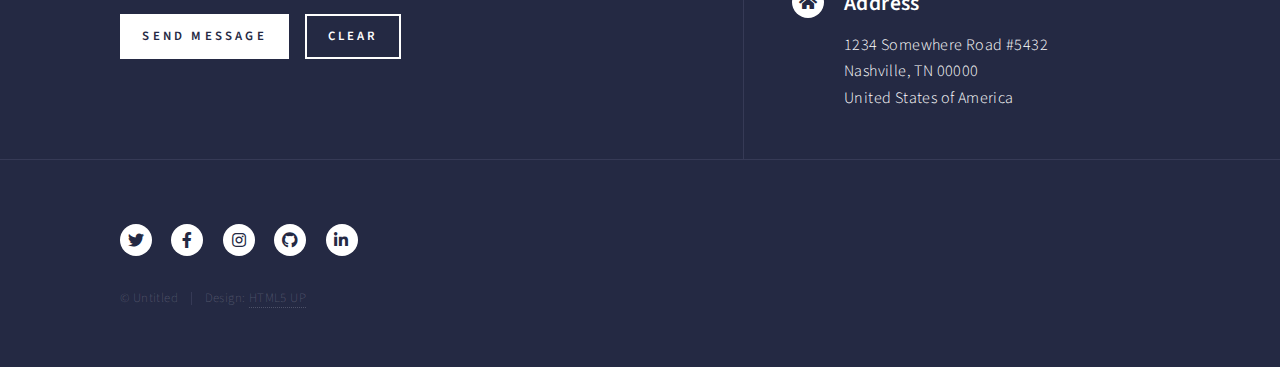
<file: videocurriculum.html>
<!DOCTYPE HTML>
<!--
	Forty by HTML5 UP
	html5up.net | @ajlkn
	Free for personal and commercial use under the CCA 3.0 license (html5up.net/license)
-->
<html>
	<head>
		<title>Landing - Forty by HTML5 UP</title>
		<meta charset="utf-8" />
		<meta name="viewport" content="width=device-width, initial-scale=1, user-scalable=no" />
		<link rel="stylesheet" href="assets/css/main.css" />
		<noscript><link rel="stylesheet" href="assets/css/noscript.css" /></noscript>
	</head>
	<body class="is-preload">

		<!-- Wrapper -->
			<div id="wrapper">

				<!-- Header -->
				<!-- Note: The "styleN" class below should match that of the banner element. -->
					<header id="header" class="alt style2">
						<a href="index.html" class="logo"><strong>Forty</strong> <span>by HTML5 UP</span></a>
						<nav>
							<a href="#menu">Menu</a>
						</nav>
					</header>

				<!-- Menu -->
					<nav id="menu">
						<ul class="links">
							<li><a href="index.html">Home</a></li>
							<li><a href="landing.html">Landing</a></li>
							<li><a href="generic.html">Generic</a></li>
							<li><a href="elements.html">Elements</a></li>
						</ul>
						<ul class="actions stacked">
							<li><a href="#" class="button primary fit">Get Started</a></li>
							<li><a href="#" class="button fit">Log In</a></li>
						</ul>
					</nav>

				<!-- Banner -->
				<!-- Note: The "styleN" class below should match that of the header element. -->
					<section id="banner" class="style2">
						<div class="inner">
							<span class="image">
								<img src="images/pic07.jpg" alt="" />
							</span>
							<header class="major">
								<h1>Acerca de mí</h1>
							</header>
							<div class="content">
								<p>Un vistazo a mi formación, habilidades <br> aspiraciones profesionales.</p>
							</div>
						</div>
					</section>

				<!-- Main -->
					<div id="main">

						<!-- One -->
							<section id="one">
								<div class="inner">
									<header class="major">
									</header>
									<p>¡Hola! Soy José Guadalupe Venegas Sipres, estudiante de Ingeniería en Sistemas de Información en la Universidad de Sonora, soy una persona con una gran capacidad de liderazgo y organización, me he sentido especialmente atraído por el mundo del desarrollo de bases de datos y las metodologías de testing de software. Poseo sólidas habilidades en análisis de datos, diseño de bases de datos (SQL), y estoy en constante aprendizaje de nuevas herramientas y tecnologías.
										Durante mi formación, he participado  en proyectos académicos donde he aplicado mis conocimientos técnicos y he desarrollado habilidades de trabajo en equipo y resolución de problemas. Estoy buscando activamente oportunidades para aplicar mis conocimientos en proyectos desafiantes y seguir creciendo profesionalmente.
										Te invito a explorar mi portafolio para conocer más sobre mis proyectos y habilidades. ¡No dudes en contactarme si tienes alguna pregunta o propuesta!</p>
								</div>
							</section>

						<!-- Two -->
							<section id="two" class="spotlights">
								<section>
									<a href="generic.html" class="image">
										<img src="images/pic08.jpg" alt="" data-position="center center" />
									</a>
									<div class="content">
										<div class="inner">
											<header class="major">
												<h3>Orci maecenas</h3>
											</header>
											<p>Nullam et orci eu lorem consequat tincidunt vivamus et sagittis magna sed nunc rhoncus condimentum sem. In efficitur ligula tate urna. Maecenas massa sed magna lacinia magna pellentesque lorem ipsum dolor. Nullam et orci eu lorem consequat tincidunt. Vivamus et sagittis tempus.</p>
											<ul class="actions">
												<li><a href="generic.html" class="button">Learn more</a></li>
											</ul>
										</div>
									</div>
								</section>
								<section>
									<a href="generic.html" class="image">
										<img src="images/pic09.jpg" alt="" data-position="top center" />
									</a>
									<div class="content">
										<div class="inner">
											<header class="major">
												<h3>Rhoncus magna</h3>
											</header>
											<p>Nullam et orci eu lorem consequat tincidunt vivamus et sagittis magna sed nunc rhoncus condimentum sem. In efficitur ligula tate urna. Maecenas massa sed magna lacinia magna pellentesque lorem ipsum dolor. Nullam et orci eu lorem consequat tincidunt. Vivamus et sagittis tempus.</p>
											<ul class="actions">
												<li><a href="generic.html" class="button">Learn more</a></li>
											</ul>
										</div>
									</div>
								</section>
								<section>
									<a href="generic.html" class="image">
										<img src="images/pic10.jpg" alt="" data-position="25% 25%" />
									</a>
									<div class="content">
										<div class="inner">
											<header class="major">
												<h3>Sed nunc ligula</h3>
											</header>
											<p>Nullam et orci eu lorem consequat tincidunt vivamus et sagittis magna sed nunc rhoncus condimentum sem. In efficitur ligula tate urna. Maecenas massa sed magna lacinia magna pellentesque lorem ipsum dolor. Nullam et orci eu lorem consequat tincidunt. Vivamus et sagittis tempus.</p>
											<ul class="actions">
												<li><a href="generic.html" class="button">Learn more</a></li>
											</ul>
										</div>
									</div>
								</section>
							</section>

						<!-- Three -->
							<section id="three">
								<div class="inner">
									<header class="major">
										<h2>Massa libero</h2>
									</header>
									<p>Nullam et orci eu lorem consequat tincidunt vivamus et sagittis libero. Mauris aliquet magna magna sed nunc rhoncus pharetra. Pellentesque condimentum sem. In efficitur ligula tate urna. Maecenas laoreet massa vel lacinia pellentesque lorem ipsum dolor. Nullam et orci eu lorem consequat tincidunt. Vivamus et sagittis libero. Mauris aliquet magna magna sed nunc rhoncus amet pharetra et feugiat tempus.</p>
									<ul class="actions">
										<li><a href="generic.html" class="button next">Get Started</a></li>
									</ul>
								</div>
							</section>

					</div>

				<!-- Contact -->
					<section id="contact">
						<div class="inner">
							<section>
								<form method="post" action="#">
									<div class="fields">
										<div class="field half">
											<label for="name">Name</label>
											<input type="text" name="name" id="name" />
										</div>
										<div class="field half">
											<label for="email">Email</label>
											<input type="text" name="email" id="email" />
										</div>
										<div class="field">
											<label for="message">Message</label>
											<textarea name="message" id="message" rows="6"></textarea>
										</div>
									</div>
									<ul class="actions">
										<li><input type="submit" value="Send Message" class="primary" /></li>
										<li><input type="reset" value="Clear" /></li>
									</ul>
								</form>
							</section>
							<section class="split">
								<section>
									<div class="contact-method">
										<span class="icon solid alt fa-envelope"></span>
										<h3>Email</h3>
										<a href="#">information@untitled.tld</a>
									</div>
								</section>
								<section>
									<div class="contact-method">
										<span class="icon solid alt fa-phone"></span>
										<h3>Phone</h3>
										<span>(000) 000-0000 x12387</span>
									</div>
								</section>
								<section>
									<div class="contact-method">
										<span class="icon solid alt fa-home"></span>
										<h3>Address</h3>
										<span>1234 Somewhere Road #5432<br />
										Nashville, TN 00000<br />
										United States of America</span>
									</div>
								</section>
							</section>
						</div>
					</section>

				<!-- Footer -->
					<footer id="footer">
						<div class="inner">
							<ul class="icons">
								<li><a href="#" class="icon brands alt fa-twitter"><span class="label">Twitter</span></a></li>
								<li><a href="#" class="icon brands alt fa-facebook-f"><span class="label">Facebook</span></a></li>
								<li><a href="#" class="icon brands alt fa-instagram"><span class="label">Instagram</span></a></li>
								<li><a href="#" class="icon brands alt fa-github"><span class="label">GitHub</span></a></li>
								<li><a href="#" class="icon brands alt fa-linkedin-in"><span class="label">LinkedIn</span></a></li>
							</ul>
							<ul class="copyright">
								<li>&copy; Untitled</li><li>Design: <a href="https://html5up.net">HTML5 UP</a></li>
							</ul>
						</div>
					</footer>

			</div>

		<!-- Scripts -->
			<script src="assets/js/jquery.min.js"></script>
			<script src="assets/js/jquery.scrolly.min.js"></script>
			<script src="assets/js/jquery.scrollex.min.js"></script>
			<script src="assets/js/browser.min.js"></script>
			<script src="assets/js/breakpoints.min.js"></script>
			<script src="assets/js/util.js"></script>
			<script src="assets/js/main.js"></script>

	</body>
</html>
</file>
<file: assets/css/noscript.css>
/*
	Forty by HTML5 UP
	html5up.net | @ajlkn
	Free for personal and commercial use under the CCA 3.0 license (html5up.net/license)
*/

/* Banner */

	body.is-preload #banner:after {
		opacity: 0.85;
	}

	body.is-preload #banner > .inner {
		-moz-filter: none;
		-webkit-filter: none;
		-ms-filter: none;
		filter: none;
		-moz-transform: none;
		-webkit-transform: none;
		-ms-transform: none;
		transform: none;
		opacity: 1;
	}
</file>
<file: assets/css/main.css>
@import url(fontawesome-all.min.css);
@import url("https://fonts.googleapis.com/css?family=Source+Sans+Pro:300,300italic,600,600italic");

/*
	Forty by HTML5 UP
	html5up.net | @ajlkn
	Free for personal and commercial use under the CCA 3.0 license (html5up.net/license)
*/

html, body, div, span, applet, object,
iframe, h1, h2, h3, h4, h5, h6, p, blockquote,
pre, a, abbr, acronym, address, big, cite,
code, del, dfn, em, img, ins, kbd, q, s, samp,
small, strike, strong, sub, sup, tt, var, b,
u, i, center, dl, dt, dd, ol, ul, li, fieldset,
form, label, legend, table, caption, tbody,
tfoot, thead, tr, th, td, article, aside,
canvas, details, embed, figure, figcaption,
footer, header, hgroup, menu, nav, output, ruby,
section, summary, time, mark, audio, video {
	margin: 0;
	padding: 0;
	border: 0;
	font-size: 100%;
	font: inherit;
	vertical-align: baseline;}

article, aside, details, figcaption, figure,
footer, header, hgroup, menu, nav, section {
	display: block;}

body {
	line-height: 1;
}

ol, ul {
	list-style: none;
}

blockquote, q {
	quotes: none;
}

	blockquote:before, blockquote:after, q:before, q:after {
		content: '';
		content: none;
	}

table {
	border-collapse: collapse;
	border-spacing: 0;
}

body {
	-webkit-text-size-adjust: none;
}

mark {
	background-color: transparent;
	color: inherit;
}

input::-moz-focus-inner {
	border: 0;
	padding: 0;
}

input, select, textarea {
	-moz-appearance: none;
	-webkit-appearance: none;
	-ms-appearance: none;
	appearance: none;
}

/* Basic */

	@-ms-viewport {
		width: device-width;
	}

	body {
		-ms-overflow-style: scrollbar;
	}

	@media screen and (max-width: 480px) {

		html, body {
			min-width: 320px;
		}

	}

	html {
		box-sizing: border-box;
	}

	*, *:before, *:after {
		box-sizing: inherit;
	}

	body {
		background: #242943;
	}

		body.is-preload *, body.is-preload *:before, body.is-preload *:after {
			-moz-animation: none !important;
			-webkit-animation: none !important;
			-ms-animation: none !important;
			animation: none !important;
			-moz-transition: none !important;
			-webkit-transition: none !important;
			-ms-transition: none !important;
			transition: none !important;
		}

/* Type */

	body, input, select, textarea {
		color: #ffffff;
		font-family: "Source Sans Pro", Helvetica, sans-serif;
		font-size: 17pt;
		font-weight: 300;
		letter-spacing: 0.025em;
		line-height: 1.65;
	}

		@media screen and (max-width: 1680px) {

			body, input, select, textarea {
				font-size: 14pt;
			}

		}

		@media screen and (max-width: 1280px) {

			body, input, select, textarea {
				font-size: 12pt;
			}

		}

		@media screen and (max-width: 360px) {

			body, input, select, textarea {
				font-size: 11pt;
			}

		}

	a {
		-moz-transition: color 0.2s ease-in-out, border-bottom-color 0.2s ease-in-out;
		-webkit-transition: color 0.2s ease-in-out, border-bottom-color 0.2s ease-in-out;
		-ms-transition: color 0.2s ease-in-out, border-bottom-color 0.2s ease-in-out;
		transition: color 0.2s ease-in-out, border-bottom-color 0.2s ease-in-out;
		border-bottom: dotted 1px;
		color: inherit;
		text-decoration: none;
	}

		a:hover {
			border-bottom-color: transparent;
			color: #9bf1ff !important;
		}

		a:active {
			color: #53e3fb !important;
		}

	strong, b {
		color: #ffffff;
		font-weight: 600;
	}

	em, i {
		font-style: italic;
	}

	p {
		margin: 0 0 2em 0;
	}

	h1, h2, h3, h4, h5, h6 {
		color: #ffffff;
		font-weight: 600;
		line-height: 1.65;
		margin: 0 0 1em 0;
	}

		h1 a, h2 a, h3 a, h4 a, h5 a, h6 a {
			color: inherit;
			border-bottom: 0;
		}

	h1 {
		font-size: 2.5em;
	}

	h2 {
		font-size: 1.75em;
	}

	h3 {
		font-size: 1.35em;
	}

	h4 {
		font-size: 1.1em;
	}

	h5 {
		font-size: 0.9em;
	}

	h6 {
		font-size: 0.7em;
	}

	@media screen and (max-width: 736px) {

		h1 {
			font-size: 2em;
		}

		h2 {
			font-size: 1.5em;
		}

		h3 {
			font-size: 1.25em;
		}

	}

	sub {
		font-size: 0.8em;
		position: relative;
		top: 0.5em;
	}

	sup {
		font-size: 0.8em;
		position: relative;
		top: -0.5em;
	}

	blockquote {
		border-left: solid 4px rgba(212, 212, 255, 0.1);
		font-style: italic;
		margin: 0 0 2em 0;
		padding: 0.5em 0 0.5em 2em;
	}

	code {
		background: rgba(212, 212, 255, 0.035);
		font-family: "Courier New", monospace;
		font-size: 0.9em;
		margin: 0 0.25em;
		padding: 0.25em 0.65em;
	}

	pre {
		-webkit-overflow-scrolling: touch;
		font-family: "Courier New", monospace;
		font-size: 0.9em;
		margin: 0 0 2em 0;
	}

		pre code {
			display: block;
			line-height: 1.75;
			padding: 1em 1.5em;
			overflow-x: auto;
		}

	hr {
		border: 0;
		border-bottom: solid 1px rgba(212, 212, 255, 0.1);
		margin: 2em 0;
	}

		hr.major {
			margin: 3em 0;
		}

	.align-left {
		text-align: left;
	}

	.align-center {
		text-align: center;
	}

	.align-right {
		text-align: right;
	}

/* Row */

	.row {
		display: flex;
		flex-wrap: wrap;
		box-sizing: border-box;
		align-items: stretch;
	}

		.row > * {
			box-sizing: border-box;
		}

		.row.gtr-uniform > * > :last-child {
			margin-bottom: 0;
		}

		.row.aln-left {
			justify-content: flex-start;
		}

		.row.aln-center {
			justify-content: center;
		}

		.row.aln-right {
			justify-content: flex-end;
		}

		.row.aln-top {
			align-items: flex-start;
		}

		.row.aln-middle {
			align-items: center;
		}

		.row.aln-bottom {
			align-items: flex-end;
		}

		.row > .imp {
			order: -1;
		}

		.row > .col-1 {
			width: 8.33333%;
		}

		.row > .off-1 {
			margin-left: 8.33333%;
		}

		.row > .col-2 {
			width: 16.66667%;
		}

		.row > .off-2 {
			margin-left: 16.66667%;
		}

		.row > .col-3 {
			width: 25%;
		}

		.row > .off-3 {
			margin-left: 25%;
		}

		.row > .col-4 {
			width: 33.33333%;
		}

		.row > .off-4 {
			margin-left: 33.33333%;
		}

		.row > .col-5 {
			width: 41.66667%;
		}

		.row > .off-5 {
			margin-left: 41.66667%;
		}

		.row > .col-6 {
			width: 50%;
		}

		.row > .off-6 {
			margin-left: 50%;
		}

		.row > .col-7 {
			width: 58.33333%;
		}

		.row > .off-7 {
			margin-left: 58.33333%;
		}

		.row > .col-8 {
			width: 66.66667%;
		}

		.row > .off-8 {
			margin-left: 66.66667%;
		}

		.row > .col-9 {
			width: 75%;
		}

		.row > .off-9 {
			margin-left: 75%;
		}

		.row > .col-10 {
			width: 83.33333%;
		}

		.row > .off-10 {
			margin-left: 83.33333%;
		}

		.row > .col-11 {
			width: 91.66667%;
		}

		.row > .off-11 {
			margin-left: 91.66667%;
		}

		.row > .col-12 {
			width: 100%;
		}

		.row > .off-12 {
			margin-left: 100%;
		}

		.row.gtr-0 {
			margin-top: 0;
			margin-left: 0em;
		}

			.row.gtr-0 > * {
				padding: 0 0 0 0em;
			}

			.row.gtr-0.gtr-uniform {
				margin-top: 0em;
			}

				.row.gtr-0.gtr-uniform > * {
					padding-top: 0em;
				}

		.row.gtr-25 {
			margin-top: 0;
			margin-left: -0.5em;
		}

			.row.gtr-25 > * {
				padding: 0 0 0 0.5em;
			}

			.row.gtr-25.gtr-uniform {
				margin-top: -0.5em;
			}

				.row.gtr-25.gtr-uniform > * {
					padding-top: 0.5em;
				}

		.row.gtr-50 {
			margin-top: 0;
			margin-left: -1em;
		}

			.row.gtr-50 > * {
				padding: 0 0 0 1em;
			}

			.row.gtr-50.gtr-uniform {
				margin-top: -1em;
			}

				.row.gtr-50.gtr-uniform > * {
					padding-top: 1em;
				}

		.row {
			margin-top: 0;
			margin-left: -2em;
		}

			.row > * {
				padding: 0 0 0 2em;
			}

			.row.gtr-uniform {
				margin-top: -2em;
			}

				.row.gtr-uniform > * {
					padding-top: 2em;
				}

		.row.gtr-150 {
			margin-top: 0;
			margin-left: -3em;
		}

			.row.gtr-150 > * {
				padding: 0 0 0 3em;
			}

			.row.gtr-150.gtr-uniform {
				margin-top: -3em;
			}

				.row.gtr-150.gtr-uniform > * {
					padding-top: 3em;
				}

		.row.gtr-200 {
			margin-top: 0;
			margin-left: -4em;
		}

			.row.gtr-200 > * {
				padding: 0 0 0 4em;
			}

			.row.gtr-200.gtr-uniform {
				margin-top: -4em;
			}

				.row.gtr-200.gtr-uniform > * {
					padding-top: 4em;
				}

		@media screen and (max-width: 1680px) {

			.row {
				display: flex;
				flex-wrap: wrap;
				box-sizing: border-box;
				align-items: stretch;
			}

				.row > * {
					box-sizing: border-box;
				}

				.row.gtr-uniform > * > :last-child {
					margin-bottom: 0;
				}

				.row.aln-left {
					justify-content: flex-start;
				}

				.row.aln-center {
					justify-content: center;
				}

				.row.aln-right {
					justify-content: flex-end;
				}

				.row.aln-top {
					align-items: flex-start;
				}

				.row.aln-middle {
					align-items: center;
				}

				.row.aln-bottom {
					align-items: flex-end;
				}

				.row > .imp-xlarge {
					order: -1;
				}

				.row > .col-1-xlarge {
					width: 8.33333%;
				}

				.row > .off-1-xlarge {
					margin-left: 8.33333%;
				}

				.row > .col-2-xlarge {
					width: 16.66667%;
				}

				.row > .off-2-xlarge {
					margin-left: 16.66667%;
				}

				.row > .col-3-xlarge {
					width: 25%;
				}

				.row > .off-3-xlarge {
					margin-left: 25%;
				}

				.row > .col-4-xlarge {
					width: 33.33333%;
				}

				.row > .off-4-xlarge {
					margin-left: 33.33333%;
				}

				.row > .col-5-xlarge {
					width: 41.66667%;
				}

				.row > .off-5-xlarge {
					margin-left: 41.66667%;
				}

				.row > .col-6-xlarge {
					width: 50%;
				}

				.row > .off-6-xlarge {
					margin-left: 50%;
				}

				.row > .col-7-xlarge {
					width: 58.33333%;
				}

				.row > .off-7-xlarge {
					margin-left: 58.33333%;
				}

				.row > .col-8-xlarge {
					width: 66.66667%;
				}

				.row > .off-8-xlarge {
					margin-left: 66.66667%;
				}

				.row > .col-9-xlarge {
					width: 75%;
				}

				.row > .off-9-xlarge {
					margin-left: 75%;
				}

				.row > .col-10-xlarge {
					width: 83.33333%;
				}

				.row > .off-10-xlarge {
					margin-left: 83.33333%;
				}

				.row > .col-11-xlarge {
					width: 91.66667%;
				}

				.row > .off-11-xlarge {
					margin-left: 91.66667%;
				}

				.row > .col-12-xlarge {
					width: 100%;
				}

				.row > .off-12-xlarge {
					margin-left: 100%;
				}

				.row.gtr-0 {
					margin-top: 0;
					margin-left: 0em;
				}

					.row.gtr-0 > * {
						padding: 0 0 0 0em;
					}

					.row.gtr-0.gtr-uniform {
						margin-top: 0em;
					}

						.row.gtr-0.gtr-uniform > * {
							padding-top: 0em;
						}

				.row.gtr-25 {
					margin-top: 0;
					margin-left: -0.5em;
				}

					.row.gtr-25 > * {
						padding: 0 0 0 0.5em;
					}

					.row.gtr-25.gtr-uniform {
						margin-top: -0.5em;
					}

						.row.gtr-25.gtr-uniform > * {
							padding-top: 0.5em;
						}

				.row.gtr-50 {
					margin-top: 0;
					margin-left: -1em;
				}

					.row.gtr-50 > * {
						padding: 0 0 0 1em;
					}

					.row.gtr-50.gtr-uniform {
						margin-top: -1em;
					}

						.row.gtr-50.gtr-uniform > * {
							padding-top: 1em;
						}

				.row {
					margin-top: 0;
					margin-left: -2em;
				}

					.row > * {
						padding: 0 0 0 2em;
					}

					.row.gtr-uniform {
						margin-top: -2em;
					}

						.row.gtr-uniform > * {
							padding-top: 2em;
						}

				.row.gtr-150 {
					margin-top: 0;
					margin-left: -3em;
				}

					.row.gtr-150 > * {
						padding: 0 0 0 3em;
					}

					.row.gtr-150.gtr-uniform {
						margin-top: -3em;
					}

						.row.gtr-150.gtr-uniform > * {
							padding-top: 3em;
						}

				.row.gtr-200 {
					margin-top: 0;
					margin-left: -4em;
				}

					.row.gtr-200 > * {
						padding: 0 0 0 4em;
					}

					.row.gtr-200.gtr-uniform {
						margin-top: -4em;
					}

						.row.gtr-200.gtr-uniform > * {
							padding-top: 4em;
						}

		}

		@media screen and (max-width: 1280px) {

			.row {
				display: flex;
				flex-wrap: wrap;
				box-sizing: border-box;
				align-items: stretch;
			}

				.row > * {
					box-sizing: border-box;
				}

				.row.gtr-uniform > * > :last-child {
					margin-bottom: 0;
				}

				.row.aln-left {
					justify-content: flex-start;
				}

				.row.aln-center {
					justify-content: center;
				}

				.row.aln-right {
					justify-content: flex-end;
				}

				.row.aln-top {
					align-items: flex-start;
				}

				.row.aln-middle {
					align-items: center;
				}

				.row.aln-bottom {
					align-items: flex-end;
				}

				.row > .imp-large {
					order: -1;
				}

				.row > .col-1-large {
					width: 8.33333%;
				}

				.row > .off-1-large {
					margin-left: 8.33333%;
				}

				.row > .col-2-large {
					width: 16.66667%;
				}

				.row > .off-2-large {
					margin-left: 16.66667%;
				}

				.row > .col-3-large {
					width: 25%;
				}

				.row > .off-3-large {
					margin-left: 25%;
				}

				.row > .col-4-large {
					width: 33.33333%;
				}

				.row > .off-4-large {
					margin-left: 33.33333%;
				}

				.row > .col-5-large {
					width: 41.66667%;
				}

				.row > .off-5-large {
					margin-left: 41.66667%;
				}

				.row > .col-6-large {
					width: 50%;
				}

				.row > .off-6-large {
					margin-left: 50%;
				}

				.row > .col-7-large {
					width: 58.33333%;
				}

				.row > .off-7-large {
					margin-left: 58.33333%;
				}

				.row > .col-8-large {
					width: 66.66667%;
				}

				.row > .off-8-large {
					margin-left: 66.66667%;
				}

				.row > .col-9-large {
					width: 75%;
				}

				.row > .off-9-large {
					margin-left: 75%;
				}

				.row > .col-10-large {
					width: 83.33333%;
				}

				.row > .off-10-large {
					margin-left: 83.33333%;
				}

				.row > .col-11-large {
					width: 91.66667%;
				}

				.row > .off-11-large {
					margin-left: 91.66667%;
				}

				.row > .col-12-large {
					width: 100%;
				}

				.row > .off-12-large {
					margin-left: 100%;
				}

				.row.gtr-0 {
					margin-top: 0;
					margin-left: 0em;
				}

					.row.gtr-0 > * {
						padding: 0 0 0 0em;
					}

					.row.gtr-0.gtr-uniform {
						margin-top: 0em;
					}

						.row.gtr-0.gtr-uniform > * {
							padding-top: 0em;
						}

				.row.gtr-25 {
					margin-top: 0;
					margin-left: -0.375em;
				}

					.row.gtr-25 > * {
						padding: 0 0 0 0.375em;
					}

					.row.gtr-25.gtr-uniform {
						margin-top: -0.375em;
					}

						.row.gtr-25.gtr-uniform > * {
							padding-top: 0.375em;
						}

				.row.gtr-50 {
					margin-top: 0;
					margin-left: -0.75em;
				}

					.row.gtr-50 > * {
						padding: 0 0 0 0.75em;
					}

					.row.gtr-50.gtr-uniform {
						margin-top: -0.75em;
					}

						.row.gtr-50.gtr-uniform > * {
							padding-top: 0.75em;
						}

				.row {
					margin-top: 0;
					margin-left: -1.5em;
				}

					.row > * {
						padding: 0 0 0 1.5em;
					}

					.row.gtr-uniform {
						margin-top: -1.5em;
					}

						.row.gtr-uniform > * {
							padding-top: 1.5em;
						}

				.row.gtr-150 {
					margin-top: 0;
					margin-left: -2.25em;
				}

					.row.gtr-150 > * {
						padding: 0 0 0 2.25em;
					}

					.row.gtr-150.gtr-uniform {
						margin-top: -2.25em;
					}

						.row.gtr-150.gtr-uniform > * {
							padding-top: 2.25em;
						}

				.row.gtr-200 {
					margin-top: 0;
					margin-left: -3em;
				}

					.row.gtr-200 > * {
						padding: 0 0 0 3em;
					}

					.row.gtr-200.gtr-uniform {
						margin-top: -3em;
					}

						.row.gtr-200.gtr-uniform > * {
							padding-top: 3em;
						}

		}

		@media screen and (max-width: 980px) {

			.row {
				display: flex;
				flex-wrap: wrap;
				box-sizing: border-box;
				align-items: stretch;
			}

				.row > * {
					box-sizing: border-box;
				}

				.row.gtr-uniform > * > :last-child {
					margin-bottom: 0;
				}

				.row.aln-left {
					justify-content: flex-start;
				}

				.row.aln-center {
					justify-content: center;
				}

				.row.aln-right {
					justify-content: flex-end;
				}

				.row.aln-top {
					align-items: flex-start;
				}

				.row.aln-middle {
					align-items: center;
				}

				.row.aln-bottom {
					align-items: flex-end;
				}

				.row > .imp-medium {
					order: -1;
				}

				.row > .col-1-medium {
					width: 8.33333%;
				}

				.row > .off-1-medium {
					margin-left: 8.33333%;
				}

				.row > .col-2-medium {
					width: 16.66667%;
				}

				.row > .off-2-medium {
					margin-left: 16.66667%;
				}

				.row > .col-3-medium {
					width: 25%;
				}

				.row > .off-3-medium {
					margin-left: 25%;
				}

				.row > .col-4-medium {
					width: 33.33333%;
				}

				.row > .off-4-medium {
					margin-left: 33.33333%;
				}

				.row > .col-5-medium {
					width: 41.66667%;
				}

				.row > .off-5-medium {
					margin-left: 41.66667%;
				}

				.row > .col-6-medium {
					width: 50%;
				}

				.row > .off-6-medium {
					margin-left: 50%;
				}

				.row > .col-7-medium {
					width: 58.33333%;
				}

				.row > .off-7-medium {
					margin-left: 58.33333%;
				}

				.row > .col-8-medium {
					width: 66.66667%;
				}

				.row > .off-8-medium {
					margin-left: 66.66667%;
				}

				.row > .col-9-medium {
					width: 75%;
				}

				.row > .off-9-medium {
					margin-left: 75%;
				}

				.row > .col-10-medium {
					width: 83.33333%;
				}

				.row > .off-10-medium {
					margin-left: 83.33333%;
				}

				.row > .col-11-medium {
					width: 91.66667%;
				}

				.row > .off-11-medium {
					margin-left: 91.66667%;
				}

				.row > .col-12-medium {
					width: 100%;
				}

				.row > .off-12-medium {
					margin-left: 100%;
				}

				.row.gtr-0 {
					margin-top: 0;
					margin-left: 0em;
				}

					.row.gtr-0 > * {
						padding: 0 0 0 0em;
					}

					.row.gtr-0.gtr-uniform {
						margin-top: 0em;
					}

						.row.gtr-0.gtr-uniform > * {
							padding-top: 0em;
						}

				.row.gtr-25 {
					margin-top: 0;
					margin-left: -0.375em;
				}

					.row.gtr-25 > * {
						padding: 0 0 0 0.375em;
					}

					.row.gtr-25.gtr-uniform {
						margin-top: -0.375em;
					}

						.row.gtr-25.gtr-uniform > * {
							padding-top: 0.375em;
						}

				.row.gtr-50 {
					margin-top: 0;
					margin-left: -0.75em;
				}

					.row.gtr-50 > * {
						padding: 0 0 0 0.75em;
					}

					.row.gtr-50.gtr-uniform {
						margin-top: -0.75em;
					}

						.row.gtr-50.gtr-uniform > * {
							padding-top: 0.75em;
						}

				.row {
					margin-top: 0;
					margin-left: -1.5em;
				}

					.row > * {
						padding: 0 0 0 1.5em;
					}

					.row.gtr-uniform {
						margin-top: -1.5em;
					}

						.row.gtr-uniform > * {
							padding-top: 1.5em;
						}

				.row.gtr-150 {
					margin-top: 0;
					margin-left: -2.25em;
				}

					.row.gtr-150 > * {
						padding: 0 0 0 2.25em;
					}

					.row.gtr-150.gtr-uniform {
						margin-top: -2.25em;
					}

						.row.gtr-150.gtr-uniform > * {
							padding-top: 2.25em;
						}

				.row.gtr-200 {
					margin-top: 0;
					margin-left: -3em;
				}

					.row.gtr-200 > * {
						padding: 0 0 0 3em;
					}

					.row.gtr-200.gtr-uniform {
						margin-top: -3em;
					}

						.row.gtr-200.gtr-uniform > * {
							padding-top: 3em;
						}

		}

		@media screen and (max-width: 736px) {

			.row {
				display: flex;
				flex-wrap: wrap;
				box-sizing: border-box;
				align-items: stretch;
			}

				.row > * {
					box-sizing: border-box;
				}

				.row.gtr-uniform > * > :last-child {
					margin-bottom: 0;
				}

				.row.aln-left {
					justify-content: flex-start;
				}

				.row.aln-center {
					justify-content: center;
				}

				.row.aln-right {
					justify-content: flex-end;
				}

				.row.aln-top {
					align-items: flex-start;
				}

				.row.aln-middle {
					align-items: center;
				}

				.row.aln-bottom {
					align-items: flex-end;
				}

				.row > .imp-small {
					order: -1;
				}

				.row > .col-1-small {
					width: 8.33333%;
				}

				.row > .off-1-small {
					margin-left: 8.33333%;
				}

				.row > .col-2-small {
					width: 16.66667%;
				}

				.row > .off-2-small {
					margin-left: 16.66667%;
				}

				.row > .col-3-small {
					width: 25%;
				}

				.row > .off-3-small {
					margin-left: 25%;
				}

				.row > .col-4-small {
					width: 33.33333%;
				}

				.row > .off-4-small {
					margin-left: 33.33333%;
				}

				.row > .col-5-small {
					width: 41.66667%;
				}

				.row > .off-5-small {
					margin-left: 41.66667%;
				}

				.row > .col-6-small {
					width: 50%;
				}

				.row > .off-6-small {
					margin-left: 50%;
				}

				.row > .col-7-small {
					width: 58.33333%;
				}

				.row > .off-7-small {
					margin-left: 58.33333%;
				}

				.row > .col-8-small {
					width: 66.66667%;
				}

				.row > .off-8-small {
					margin-left: 66.66667%;
				}

				.row > .col-9-small {
					width: 75%;
				}

				.row > .off-9-small {
					margin-left: 75%;
				}

				.row > .col-10-small {
					width: 83.33333%;
				}

				.row > .off-10-small {
					margin-left: 83.33333%;
				}

				.row > .col-11-small {
					width: 91.66667%;
				}

				.row > .off-11-small {
					margin-left: 91.66667%;
				}

				.row > .col-12-small {
					width: 100%;
				}

				.row > .off-12-small {
					margin-left: 100%;
				}

				.row.gtr-0 {
					margin-top: 0;
					margin-left: 0em;
				}

					.row.gtr-0 > * {
						padding: 0 0 0 0em;
					}

					.row.gtr-0.gtr-uniform {
						margin-top: 0em;
					}

						.row.gtr-0.gtr-uniform > * {
							padding-top: 0em;
						}

				.row.gtr-25 {
					margin-top: 0;
					margin-left: -0.3125em;
				}

					.row.gtr-25 > * {
						padding: 0 0 0 0.3125em;
					}

					.row.gtr-25.gtr-uniform {
						margin-top: -0.3125em;
					}

						.row.gtr-25.gtr-uniform > * {
							padding-top: 0.3125em;
						}

				.row.gtr-50 {
					margin-top: 0;
					margin-left: -0.625em;
				}

					.row.gtr-50 > * {
						padding: 0 0 0 0.625em;
					}

					.row.gtr-50.gtr-uniform {
						margin-top: -0.625em;
					}

						.row.gtr-50.gtr-uniform > * {
							padding-top: 0.625em;
						}

				.row {
					margin-top: 0;
					margin-left: -1.25em;
				}

					.row > * {
						padding: 0 0 0 1.25em;
					}

					.row.gtr-uniform {
						margin-top: -1.25em;
					}

						.row.gtr-uniform > * {
							padding-top: 1.25em;
						}

				.row.gtr-150 {
					margin-top: 0;
					margin-left: -1.875em;
				}

					.row.gtr-150 > * {
						padding: 0 0 0 1.875em;
					}

					.row.gtr-150.gtr-uniform {
						margin-top: -1.875em;
					}

						.row.gtr-150.gtr-uniform > * {
							padding-top: 1.875em;
						}

				.row.gtr-200 {
					margin-top: 0;
					margin-left: -2.5em;
				}

					.row.gtr-200 > * {
						padding: 0 0 0 2.5em;
					}

					.row.gtr-200.gtr-uniform {
						margin-top: -2.5em;
					}

						.row.gtr-200.gtr-uniform > * {
							padding-top: 2.5em;
						}

		}

		@media screen and (max-width: 480px) {

			.row {
				display: flex;
				flex-wrap: wrap;
				box-sizing: border-box;
				align-items: stretch;
			}

				.row > * {
					box-sizing: border-box;
				}

				.row.gtr-uniform > * > :last-child {
					margin-bottom: 0;
				}

				.row.aln-left {
					justify-content: flex-start;
				}

				.row.aln-center {
					justify-content: center;
				}

				.row.aln-right {
					justify-content: flex-end;
				}

				.row.aln-top {
					align-items: flex-start;
				}

				.row.aln-middle {
					align-items: center;
				}

				.row.aln-bottom {
					align-items: flex-end;
				}

				.row > .imp-xsmall {
					order: -1;
				}

				.row > .col-1-xsmall {
					width: 8.33333%;
				}

				.row > .off-1-xsmall {
					margin-left: 8.33333%;
				}

				.row > .col-2-xsmall {
					width: 16.66667%;
				}

				.row > .off-2-xsmall {
					margin-left: 16.66667%;
				}

				.row > .col-3-xsmall {
					width: 25%;
				}

				.row > .off-3-xsmall {
					margin-left: 25%;
				}

				.row > .col-4-xsmall {
					width: 33.33333%;
				}

				.row > .off-4-xsmall {
					margin-left: 33.33333%;
				}

				.row > .col-5-xsmall {
					width: 41.66667%;
				}

				.row > .off-5-xsmall {
					margin-left: 41.66667%;
				}

				.row > .col-6-xsmall {
					width: 50%;
				}

				.row > .off-6-xsmall {
					margin-left: 50%;
				}

				.row > .col-7-xsmall {
					width: 58.33333%;
				}

				.row > .off-7-xsmall {
					margin-left: 58.33333%;
				}

				.row > .col-8-xsmall {
					width: 66.66667%;
				}

				.row > .off-8-xsmall {
					margin-left: 66.66667%;
				}

				.row > .col-9-xsmall {
					width: 75%;
				}

				.row > .off-9-xsmall {
					margin-left: 75%;
				}

				.row > .col-10-xsmall {
					width: 83.33333%;
				}

				.row > .off-10-xsmall {
					margin-left: 83.33333%;
				}

				.row > .col-11-xsmall {
					width: 91.66667%;
				}

				.row > .off-11-xsmall {
					margin-left: 91.66667%;
				}

				.row > .col-12-xsmall {
					width: 100%;
				}

				.row > .off-12-xsmall {
					margin-left: 100%;
				}

				.row.gtr-0 {
					margin-top: 0;
					margin-left: 0em;
				}

					.row.gtr-0 > * {
						padding: 0 0 0 0em;
					}

					.row.gtr-0.gtr-uniform {
						margin-top: 0em;
					}

						.row.gtr-0.gtr-uniform > * {
							padding-top: 0em;
						}

				.row.gtr-25 {
					margin-top: 0;
					margin-left: -0.3125em;
				}

					.row.gtr-25 > * {
						padding: 0 0 0 0.3125em;
					}

					.row.gtr-25.gtr-uniform {
						margin-top: -0.3125em;
					}

						.row.gtr-25.gtr-uniform > * {
							padding-top: 0.3125em;
						}

				.row.gtr-50 {
					margin-top: 0;
					margin-left: -0.625em;
				}

					.row.gtr-50 > * {
						padding: 0 0 0 0.625em;
					}

					.row.gtr-50.gtr-uniform {
						margin-top: -0.625em;
					}

						.row.gtr-50.gtr-uniform > * {
							padding-top: 0.625em;
						}

				.row {
					margin-top: 0;
					margin-left: -1.25em;
				}

					.row > * {
						padding: 0 0 0 1.25em;
					}

					.row.gtr-uniform {
						margin-top: -1.25em;
					}

						.row.gtr-uniform > * {
							padding-top: 1.25em;
						}

				.row.gtr-150 {
					margin-top: 0;
					margin-left: -1.875em;
				}

					.row.gtr-150 > * {
						padding: 0 0 0 1.875em;
					}

					.row.gtr-150.gtr-uniform {
						margin-top: -1.875em;
					}

						.row.gtr-150.gtr-uniform > * {
							padding-top: 1.875em;
						}

				.row.gtr-200 {
					margin-top: 0;
					margin-left: -2.5em;
				}

					.row.gtr-200 > * {
						padding: 0 0 0 2.5em;
					}

					.row.gtr-200.gtr-uniform {
						margin-top: -2.5em;
					}

						.row.gtr-200.gtr-uniform > * {
							padding-top: 2.5em;
						}

		}

/* Section/Article */

	section.special, article.special {
		text-align: center;
	}

	header.major {
		width: -moz-max-content;
		width: -webkit-max-content;
		width: -ms-max-content;
		width: max-content;
		margin-bottom: 2em;
	}

		header.major > :first-child {
			margin-bottom: 0;
			width: calc(100% + 0.5em);
		}

			header.major > :first-child:after {
				content: '';
				background-color: #ffffff;
				display: block;
				height: 2px;
				margin: 0.325em 0 0.5em 0;
				width: 100%;
			}

		header.major > p {
			font-size: 0.7em;
			font-weight: 600;
			letter-spacing: 0.25em;
			margin-bottom: 0;
			text-transform: uppercase;
		}

		body.is-ie header.major > :first-child:after {
			max-width: 9em;
		}

		body.is-ie header.major > h1:after {
			max-width: 100% !important;
		}

	@media screen and (max-width: 736px) {

		header.major > p br {
			display: none;
		}

	}

/* Form */

	form {
		margin: 0 0 2em 0;
	}

		form > :last-child {
			margin-bottom: 0;
		}

		form > .fields {
			display: -moz-flex;
			display: -webkit-flex;
			display: -ms-flex;
			display: flex;
			-moz-flex-wrap: wrap;
			-webkit-flex-wrap: wrap;
			-ms-flex-wrap: wrap;
			flex-wrap: wrap;
			width: calc(100% + 3em);
			margin: -1.5em 0 2em -1.5em;
		}

			form > .fields > .field {
				-moz-flex-grow: 0;
				-webkit-flex-grow: 0;
				-ms-flex-grow: 0;
				flex-grow: 0;
				-moz-flex-shrink: 0;
				-webkit-flex-shrink: 0;
				-ms-flex-shrink: 0;
				flex-shrink: 0;
				padding: 1.5em 0 0 1.5em;
				width: calc(100% - 1.5em);
			}

				form > .fields > .field.half {
					width: calc(50% - 0.75em);
				}

				form > .fields > .field.third {
					width: calc(100%/3 - 0.5em);
				}

				form > .fields > .field.quarter {
					width: calc(25% - 0.375em);
				}

		@media screen and (max-width: 480px) {

			form > .fields {
				width: calc(100% + 3em);
				margin: -1.5em 0 2em -1.5em;
			}

				form > .fields > .field {
					padding: 1.5em 0 0 1.5em;
					width: calc(100% - 1.5em);
				}

					form > .fields > .field.half {
						width: calc(100% - 1.5em);
					}

					form > .fields > .field.third {
						width: calc(100% - 1.5em);
					}

					form > .fields > .field.quarter {
						width: calc(100% - 1.5em);
					}

		}

	label {
		color: #ffffff;
		display: block;
		font-size: 0.8em;
		font-weight: 600;
		letter-spacing: 0.25em;
		margin: 0 0 1em 0;
		text-transform: uppercase;
	}

	input[type="text"],
	input[type="password"],
	input[type="email"],
	input[type="tel"],
	input[type="search"],
	input[type="url"],
	select,
	textarea {
		-moz-appearance: none;
		-webkit-appearance: none;
		-ms-appearance: none;
		appearance: none;
		background: rgba(212, 212, 255, 0.035);
		border: none;
		border-radius: 0;
		color: inherit;
		display: block;
		outline: 0;
		padding: 0 1em;
		text-decoration: none;
		width: 100%;
	}

		input[type="text"]:invalid,
		input[type="password"]:invalid,
		input[type="email"]:invalid,
		input[type="tel"]:invalid,
		input[type="search"]:invalid,
		input[type="url"]:invalid,
		select:invalid,
		textarea:invalid {
			box-shadow: none;
		}

		input[type="text"]:focus,
		input[type="password"]:focus,
		input[type="email"]:focus,
		input[type="tel"]:focus,
		input[type="search"]:focus,
		input[type="url"]:focus,
		select:focus,
		textarea:focus {
			border-color: #9bf1ff;
			box-shadow: 0 0 0 2px #9bf1ff;
		}

	select {
		background-image: url("data:image/svg+xml;charset=utf8,%3Csvg xmlns='http://www.w3.org/2000/svg' width='40' height='40' preserveAspectRatio='none' viewBox='0 0 40 40'%3E%3Cpath d='M9.4,12.3l10.4,10.4l10.4-10.4c0.2-0.2,0.5-0.4,0.9-0.4c0.3,0,0.6,0.1,0.9,0.4l3.3,3.3c0.2,0.2,0.4,0.5,0.4,0.9 c0,0.4-0.1,0.6-0.4,0.9L20.7,31.9c-0.2,0.2-0.5,0.4-0.9,0.4c-0.3,0-0.6-0.1-0.9-0.4L4.3,17.3c-0.2-0.2-0.4-0.5-0.4-0.9 c0-0.4,0.1-0.6,0.4-0.9l3.3-3.3c0.2-0.2,0.5-0.4,0.9-0.4S9.1,12.1,9.4,12.3z' fill='rgba(212, 212, 255, 0.1)' /%3E%3C/svg%3E");
		background-size: 1.25rem;
		background-repeat: no-repeat;
		background-position: calc(100% - 1rem) center;
		height: 2.75em;
		padding-right: 2.75em;
		text-overflow: ellipsis;
	}

		select option {
			color: #ffffff;
			background: #242943;
		}

		select:focus::-ms-value {
			background-color: transparent;
		}

		select::-ms-expand {
			display: none;
		}

	input[type="text"],
	input[type="password"],
	input[type="email"],
	input[type="tel"],
	input[type="search"],
	input[type="url"],
	select {
		height: 2.75em;
	}

	textarea {
		padding: 0.75em 1em;
	}

	input[type="checkbox"],
	input[type="radio"] {
		-moz-appearance: none;
		-webkit-appearance: none;
		-ms-appearance: none;
		appearance: none;
		display: block;
		float: left;
		margin-right: -2em;
		opacity: 0;
		width: 1em;
		z-index: -1;
	}

		input[type="checkbox"] + label,
		input[type="radio"] + label {
			text-decoration: none;
			color: #ffffff;
			cursor: pointer;
			display: inline-block;
			font-weight: 300;
			padding-left: 2.65em;
			padding-right: 0.75em;
			position: relative;
		}

			input[type="checkbox"] + label:before,
			input[type="radio"] + label:before {
				-moz-osx-font-smoothing: grayscale;
				-webkit-font-smoothing: antialiased;
				display: inline-block;
				font-style: normal;
				font-variant: normal;
				text-rendering: auto;
				line-height: 1;
				text-transform: none !important;
				font-family: 'Font Awesome 5 Free';
				font-weight: 900;
			}

			input[type="checkbox"] + label:before,
			input[type="radio"] + label:before {
				background: rgba(212, 212, 255, 0.035);
				content: '';
				display: inline-block;
				font-size: 0.8em;
				height: 2.0625em;
				left: 0;
				letter-spacing: 0;
				line-height: 2.0625em;
				position: absolute;
				text-align: center;
				top: 0;
				width: 2.0625em;
			}

		input[type="checkbox"]:checked + label:before,
		input[type="radio"]:checked + label:before {
			background: #ffffff;
			border-color: #9bf1ff;
			content: '\f00c';
			color: #242943;
		}

		input[type="checkbox"]:focus + label:before,
		input[type="radio"]:focus + label:before {
			box-shadow: 0 0 0 2px #9bf1ff;
		}

	input[type="radio"] + label:before {
		border-radius: 100%;
	}

	::-webkit-input-placeholder {
		color: rgba(244, 244, 255, 0.2) !important;
		opacity: 1.0;
	}

	:-moz-placeholder {
		color: rgba(244, 244, 255, 0.2) !important;
		opacity: 1.0;
	}

	::-moz-placeholder {
		color: rgba(244, 244, 255, 0.2) !important;
		opacity: 1.0;
	}

	:-ms-input-placeholder {
		color: rgba(244, 244, 255, 0.2) !important;
		opacity: 1.0;
	}

/* Box */

	.box {
		border: solid 1px rgba(212, 212, 255, 0.1);
		margin-bottom: 2em;
		padding: 1.5em;
	}

		.box > :last-child,
		.box > :last-child > :last-child,
		.box > :last-child > :last-child > :last-child {
			margin-bottom: 0;
		}

		.box.alt {
			border: 0;
			border-radius: 0;
			padding: 0;
		}

/* Icon */

	.icon {
		text-decoration: none;
		border-bottom: none;
		position: relative;
	}

		.icon:before {
			-moz-osx-font-smoothing: grayscale;
			-webkit-font-smoothing: antialiased;
			display: inline-block;
			font-style: normal;
			font-variant: normal;
			text-rendering: auto;
			line-height: 1;
			text-transform: none !important;
			font-family: 'Font Awesome 5 Free';
			font-weight: 400;
		}

		.icon > .label {
			display: none;
		}

		.icon:before {
			line-height: inherit;
		}

		.icon.solid:before {
			font-weight: 900;
		}

		.icon.brands:before {
			font-family: 'Font Awesome 5 Brands';
		}

		.icon.alt:before {
			background-color: #ffffff;
			border-radius: 100%;
			color: #242943;
			display: inline-block;
			height: 2em;
			line-height: 2em;
			text-align: center;
			width: 2em;
		}

	a.icon.alt:before {
		-moz-transition: background-color 0.2s ease-in-out;
		-webkit-transition: background-color 0.2s ease-in-out;
		-ms-transition: background-color 0.2s ease-in-out;
		transition: background-color 0.2s ease-in-out;
	}

	a.icon.alt:hover:before {
		background-color: #6fc3df;
	}

	a.icon.alt:active:before {
		background-color: #37a6cb;
	}

/* Image */

	.image {
		border: 0;
		display: inline-block;
		position: relative;
	}

		.image img {
			display: block;
		}

		.image.left, .image.right {
			max-width: 30%;
		}

			.image.left img, .image.right img {
				width: 100%;
			}

		.image.left {
			float: left;
			margin: 0 1.5em 1.25em 0;
			top: 0.25em;
		}

		.image.right {
			float: right;
			margin: 0 0 1.25em 1.5em;
			top: 0.25em;
		}

		.image.fit {
			display: block;
			margin: 0 0 2em 0;
			width: 100%;
		}

			.image.fit img {
				width: 100%;
			}

		.image.main {
			display: block;
			margin: 2.5em 0;
			width: 100%;
		}

			.image.main img {
				width: 100%;
			}

			@media screen and (max-width: 736px) {

				.image.main {
					margin: 1.5em 0;
				}

			}

/* List */

	ol {
		list-style: decimal;
		margin: 0 0 2em 0;
		padding-left: 1.25em;
	}

		ol li {
			padding-left: 0.25em;
		}

	ul {
		list-style: disc;
		margin: 0 0 2em 0;
		padding-left: 1em;
	}

		ul li {
			padding-left: 0.5em;
		}

		ul.alt {
			list-style: none;
			padding-left: 0;
		}

			ul.alt li {
				border-top: solid 1px rgba(212, 212, 255, 0.1);
				padding: 0.5em 0;
			}

				ul.alt li:first-child {
					border-top: 0;
					padding-top: 0;
				}

	dl {
		margin: 0 0 2em 0;
	}

		dl dt {
			display: block;
			font-weight: 600;
			margin: 0 0 1em 0;
		}

		dl dd {
			margin-left: 2em;
		}

/* Actions */

	ul.actions {
		display: -moz-flex;
		display: -webkit-flex;
		display: -ms-flex;
		display: flex;
		cursor: default;
		list-style: none;
		margin-left: -1em;
		padding-left: 0;
	}

		ul.actions li {
			padding: 0 0 0 1em;
			vertical-align: middle;
		}

		ul.actions.special {
			-moz-justify-content: center;
			-webkit-justify-content: center;
			-ms-justify-content: center;
			justify-content: center;
			width: 100%;
			margin-left: 0;
		}

			ul.actions.special li:first-child {
				padding-left: 0;
			}

		ul.actions.stacked {
			-moz-flex-direction: column;
			-webkit-flex-direction: column;
			-ms-flex-direction: column;
			flex-direction: column;
			margin-left: 0;
		}

			ul.actions.stacked li {
				padding: 1.3em 0 0 0;
			}

				ul.actions.stacked li:first-child {
					padding-top: 0;
				}

		ul.actions.fit {
			width: calc(100% + 1em);
		}

			ul.actions.fit li {
				-moz-flex-grow: 1;
				-webkit-flex-grow: 1;
				-ms-flex-grow: 1;
				flex-grow: 1;
				-moz-flex-shrink: 1;
				-webkit-flex-shrink: 1;
				-ms-flex-shrink: 1;
				flex-shrink: 1;
				width: 100%;
			}

				ul.actions.fit li > * {
					width: 100%;
				}

			ul.actions.fit.stacked {
				width: 100%;
			}

/* Icons */

	ul.icons {
		cursor: default;
		list-style: none;
		padding-left: 0;
	}

		ul.icons li {
			display: inline-block;
			padding: 0 1em 0 0;
		}

			ul.icons li:last-child {
				padding-right: 0;
			}

		@media screen and (max-width: 736px) {

			ul.icons li {
				padding: 0 0.75em 0 0;
			}

		}

/* Pagination */

	ul.pagination {
		cursor: default;
		list-style: none;
		padding-left: 0;
	}

		ul.pagination li {
			display: inline-block;
			padding-left: 0;
			vertical-align: middle;
		}

			ul.pagination li > .page {
				-moz-transition: background-color 0.2s ease-in-out, color 0.2s ease-in-out;
				-webkit-transition: background-color 0.2s ease-in-out, color 0.2s ease-in-out;
				-ms-transition: background-color 0.2s ease-in-out, color 0.2s ease-in-out;
				transition: background-color 0.2s ease-in-out, color 0.2s ease-in-out;
				border-bottom: 0;
				display: inline-block;
				font-size: 0.8em;
				font-weight: 600;
				height: 1.5em;
				line-height: 1.5em;
				margin: 0 0.125em;
				min-width: 1.5em;
				padding: 0 0.5em;
				text-align: center;
			}

				ul.pagination li > .page.active {
					background-color: #ffffff;
					color: #242943;
				}

					ul.pagination li > .page.active:hover {
						background-color: #9bf1ff;
						color: #242943 !important;
					}

					ul.pagination li > .page.active:active {
						background-color: #53e3fb;
					}

			ul.pagination li:first-child {
				padding-right: 0.75em;
			}

			ul.pagination li:last-child {
				padding-left: 0.75em;
			}

		@media screen and (max-width: 480px) {

			ul.pagination li:nth-child(n+2):nth-last-child(n+2) {
				display: none;
			}

			ul.pagination li:first-child {
				padding-right: 0;
			}

		}

/* Table */

	.table-wrapper {
		-webkit-overflow-scrolling: touch;
		overflow-x: auto;
	}

	table {
		margin: 0 0 2em 0;
		width: 100%;
	}

		table tbody tr {
			border: solid 1px rgba(212, 212, 255, 0.1);
			border-left: 0;
			border-right: 0;
		}

			table tbody tr:nth-child(2n + 1) {
				background-color: rgba(212, 212, 255, 0.035);
			}

		table td {
			padding: 0.75em 0.75em;
		}

		table th {
			color: #ffffff;
			font-size: 0.9em;
			font-weight: 600;
			padding: 0 0.75em 0.75em 0.75em;
			text-align: left;
		}

		table thead {
			border-bottom: solid 2px rgba(212, 212, 255, 0.1);
		}

		table tfoot {
			border-top: solid 2px rgba(212, 212, 255, 0.1);
		}

		table.alt {
			border-collapse: separate;
		}

			table.alt tbody tr td {
				border: solid 1px rgba(212, 212, 255, 0.1);
				border-left-width: 0;
				border-top-width: 0;
			}

				table.alt tbody tr td:first-child {
					border-left-width: 1px;
				}

			table.alt tbody tr:first-child td {
				border-top-width: 1px;
			}

			table.alt thead {
				border-bottom: 0;
			}

			table.alt tfoot {
				border-top: 0;
			}

/* Button */

	input[type="submit"],
	input[type="reset"],
	input[type="button"],
	button,
	.button {
		-moz-appearance: none;
		-webkit-appearance: none;
		-ms-appearance: none;
		appearance: none;
		-moz-transition: background-color 0.2s ease-in-out, box-shadow 0.2s ease-in-out, color 0.2s ease-in-out;
		-webkit-transition: background-color 0.2s ease-in-out, box-shadow 0.2s ease-in-out, color 0.2s ease-in-out;
		-ms-transition: background-color 0.2s ease-in-out, box-shadow 0.2s ease-in-out, color 0.2s ease-in-out;
		transition: background-color 0.2s ease-in-out, box-shadow 0.2s ease-in-out, color 0.2s ease-in-out;
		background-color: transparent;
		border: 0;
		border-radius: 0;
		box-shadow: inset 0 0 0 2px #ffffff;
		color: #ffffff;
		cursor: pointer;
		display: inline-block;
		font-size: 0.8em;
		font-weight: 600;
		height: 3.5em;
		letter-spacing: 0.25em;
		line-height: 3.5em;
		padding: 0 1.75em;
		text-align: center;
		text-decoration: none;
		text-transform: uppercase;
		white-space: nowrap;
	}

		input[type="submit"]:hover, input[type="submit"]:active,
		input[type="reset"]:hover,
		input[type="reset"]:active,
		input[type="button"]:hover,
		input[type="button"]:active,
		button:hover,
		button:active,
		.button:hover,
		.button:active {
			box-shadow: inset 0 0 0 2px #9bf1ff;
			color: #9bf1ff;
		}

		input[type="submit"]:active,
		input[type="reset"]:active,
		input[type="button"]:active,
		button:active,
		.button:active {
			background-color: rgba(155, 241, 255, 0.1);
			box-shadow: inset 0 0 0 2px #53e3fb;
			color: #53e3fb;
		}

		input[type="submit"].icon:before,
		input[type="reset"].icon:before,
		input[type="button"].icon:before,
		button.icon:before,
		.button.icon:before {
			margin-right: 0.5em;
		}

		input[type="submit"].fit,
		input[type="reset"].fit,
		input[type="button"].fit,
		button.fit,
		.button.fit {
			width: 100%;
		}

		input[type="submit"].small,
		input[type="reset"].small,
		input[type="button"].small,
		button.small,
		.button.small {
			font-size: 0.6em;
		}

		input[type="submit"].large,
		input[type="reset"].large,
		input[type="button"].large,
		button.large,
		.button.large {
			font-size: 1.25em;
			height: 3em;
			line-height: 3em;
		}

		input[type="submit"].next,
		input[type="reset"].next,
		input[type="button"].next,
		button.next,
		.button.next {
			padding-right: 4.5em;
			position: relative;
		}

			input[type="submit"].next:before, input[type="submit"].next:after,
			input[type="reset"].next:before,
			input[type="reset"].next:after,
			input[type="button"].next:before,
			input[type="button"].next:after,
			button.next:before,
			button.next:after,
			.button.next:before,
			.button.next:after {
				-moz-transition: opacity 0.2s ease-in-out;
				-webkit-transition: opacity 0.2s ease-in-out;
				-ms-transition: opacity 0.2s ease-in-out;
				transition: opacity 0.2s ease-in-out;
				background-position: center right;
				background-repeat: no-repeat;
				background-size: 36px 24px;
				content: '';
				display: block;
				height: 100%;
				position: absolute;
				right: 1.5em;
				top: 0;
				vertical-align: middle;
				width: 36px;
			}

			input[type="submit"].next:before,
			input[type="reset"].next:before,
			input[type="button"].next:before,
			button.next:before,
			.button.next:before {
				background-image: url("data:image/svg+xml;charset=utf8,%3Csvg xmlns='http://www.w3.org/2000/svg' xmlns:xlink='http://www.w3.org/1999/xlink' width='36px' height='24px' viewBox='0 0 36 24' zoomAndPan='disable'%3E%3Cstyle%3Eline %7B stroke: %23ffffff%3B stroke-width: 2px%3B %7D%3C/style%3E%3Cline x1='0' y1='12' x2='34' y2='12' /%3E%3Cline x1='25' y1='4' x2='34' y2='12.5' /%3E%3Cline x1='25' y1='20' x2='34' y2='11.5' /%3E%3C/svg%3E");
			}

			input[type="submit"].next:after,
			input[type="reset"].next:after,
			input[type="button"].next:after,
			button.next:after,
			.button.next:after {
				background-image: url("data:image/svg+xml;charset=utf8,%3Csvg xmlns='http://www.w3.org/2000/svg' xmlns:xlink='http://www.w3.org/1999/xlink' width='36px' height='24px' viewBox='0 0 36 24' zoomAndPan='disable'%3E%3Cstyle%3Eline %7B stroke: %239bf1ff%3B stroke-width: 2px%3B %7D%3C/style%3E%3Cline x1='0' y1='12' x2='34' y2='12' /%3E%3Cline x1='25' y1='4' x2='34' y2='12.5' /%3E%3Cline x1='25' y1='20' x2='34' y2='11.5' /%3E%3C/svg%3E");
				opacity: 0;
				z-index: 1;
			}

			input[type="submit"].next:hover:after, input[type="submit"].next:active:after,
			input[type="reset"].next:hover:after,
			input[type="reset"].next:active:after,
			input[type="button"].next:hover:after,
			input[type="button"].next:active:after,
			button.next:hover:after,
			button.next:active:after,
			.button.next:hover:after,
			.button.next:active:after {
				opacity: 1;
			}

			@media screen and (max-width: 1280px) {

				input[type="submit"].next,
				input[type="reset"].next,
				input[type="button"].next,
				button.next,
				.button.next {
					padding-right: 5em;
				}

			}

		input[type="submit"].primary,
		input[type="reset"].primary,
		input[type="button"].primary,
		button.primary,
		.button.primary {
			background-color: #ffffff;
			box-shadow: none;
			color: #242943;
		}

			input[type="submit"].primary:hover, input[type="submit"].primary:active,
			input[type="reset"].primary:hover,
			input[type="reset"].primary:active,
			input[type="button"].primary:hover,
			input[type="button"].primary:active,
			button.primary:hover,
			button.primary:active,
			.button.primary:hover,
			.button.primary:active {
				background-color: #9bf1ff;
				color: #242943 !important;
			}

			input[type="submit"].primary:active,
			input[type="reset"].primary:active,
			input[type="button"].primary:active,
			button.primary:active,
			.button.primary:active {
				background-color: #53e3fb;
			}

		input[type="submit"].disabled, input[type="submit"]:disabled,
		input[type="reset"].disabled,
		input[type="reset"]:disabled,
		input[type="button"].disabled,
		input[type="button"]:disabled,
		button.disabled,
		button:disabled,
		.button.disabled,
		.button:disabled {
			pointer-events: none;
			cursor: default;
			opacity: 0.25;
		}

/* Tiles */

	.tiles {
		display: -moz-flex;
		display: -webkit-flex;
		display: -ms-flex;
		display: flex;
		-moz-flex-wrap: wrap;
		-webkit-flex-wrap: wrap;
		-ms-flex-wrap: wrap;
		flex-wrap: wrap;
		border-top: 0 !important;
	}

		.tiles + * {
			border-top: 0 !important;
		}

		.tiles article {
			-moz-align-items: center;
			-webkit-align-items: center;
			-ms-align-items: center;
			align-items: center;
			display: -moz-flex;
			display: -webkit-flex;
			display: -ms-flex;
			display: flex;
			-moz-transition: -moz-transform 0.25s ease, opacity 0.25s ease, -moz-filter 1s ease, -webkit-filter 1s ease;
			-webkit-transition: -webkit-transform 0.25s ease, opacity 0.25s ease, -webkit-filter 1s ease, -webkit-filter 1s ease;
			-ms-transition: -ms-transform 0.25s ease, opacity 0.25s ease, -ms-filter 1s ease, -webkit-filter 1s ease;
			transition: transform 0.25s ease, opacity 0.25s ease, filter 1s ease, -webkit-filter 1s ease;
			padding: 4em 4em 2em 4em ;
			background-position: center;
			background-repeat: no-repeat;
			background-size: cover;
			cursor: default;
			height: 40vh;
			max-height: 40em;
			min-height: 23em;
			overflow: hidden;
			position: relative;
			width: 40%;
		}

			.tiles article .image {
				display: none;
			}

			.tiles article header {
				position: relative;
				z-index: 3;
			}

			.tiles article h3 {
				font-size: 1.75em;
			}

				.tiles article h3 a:hover {
					color: inherit !important;
				}

			.tiles article .link.primary {
				border: 0;
				height: 100%;
				left: 0;
				position: absolute;
				top: 0;
				width: 100%;
				z-index: 4;
			}

			.tiles article:before {
				-moz-transition: opacity 0.5s ease;
				-webkit-transition: opacity 0.5s ease;
				-ms-transition: opacity 0.5s ease;
				transition: opacity 0.5s ease;
				bottom: 0;
				content: '';
				display: block;
				height: 100%;
				left: 0;
				opacity: 0.85;
				position: absolute;
				width: 100%;
				z-index: 2;
			}

			.tiles article:after {
				background-color: rgba(36, 41, 67, 0.25);
				content: '';
				display: block;
				height: 100%;
				left: 0;
				position: absolute;
				top: 0;
				width: 100%;
				z-index: 1;
			}

			.tiles article:hover:before {
				opacity: 0;
			}

			.tiles article.is-transitioning {
				-moz-transform: scale(0.95);
				-webkit-transform: scale(0.95);
				-ms-transform: scale(0.95);
				transform: scale(0.95);
				-moz-filter: blur(0.5em);
				-webkit-filter: blur(0.5em);
				-ms-filter: blur(0.5em);
				filter: blur(0.5em);
				opacity: 0;
			}

			.tiles article:nth-child(4n - 1), .tiles article:nth-child(4n - 2) {
				width: 60%;
			}

			.tiles article:nth-child(6n - 5):before {
				background-color: #6fc3df;
			}

			.tiles article:nth-child(6n - 4):before {
				background-color: #8d82c4;
			}

			.tiles article:nth-child(6n - 3):before {
				background-color: #ec8d81;
			}

			.tiles article:nth-child(6n - 2):before {
				background-color: #e7b788;
			}

			.tiles article:nth-child(6n - 1):before {
				background-color: #8ea9e8;
			}

			.tiles article:nth-child(6n):before {
				background-color: #87c5a4;
			}

		@media screen and (max-width: 1280px) {

			.tiles article {
				padding: 4em 3em 2em 3em ;
				height: 30vh;
				max-height: 30em;
				min-height: 20em;
			}

		}

		@media screen and (max-width: 980px) {

			.tiles article {
				width: 50% !important;
			}

		}

		@media screen and (max-width: 736px) {

			.tiles article {
				padding: 3em 1.5em 1em 1.5em ;
				height: 16em;
				max-height: none;
				min-height: 0;
			}

				.tiles article h3 {
					font-size: 1.5em;
				}

		}

		@media screen and (max-width: 480px) {

			.tiles {
				display: block;
			}

				.tiles article {
					height: 20em;
					width: 100% !important;
				}

		}

/* Contact Method */

	.contact-method {
		margin: 0 0 2em 0;
		padding-left: 3.25em;
		position: relative;
	}

		.contact-method .icon {
			left: 0;
			position: absolute;
			top: 0;
		}

		.contact-method h3 {
			margin: 0 0 0.5em 0;
		}

/* Spotlights */

		/* Elimina el margen superior predeterminado del contenedor de contenido */
		.spotlights>section>.content {
			margin-top: 0 !important;
		}
	
		/* Ajusta el margen inferior del contenedor de la imagen */
		.spotlights>section>a.image {
			margin-bottom: 0.5em;
			/* Prueba con diferentes valores, incluso 0 */
		}

		.spotlights + * {
			border-top: 0 !important;
		}

		.spotlights > section {
			display: -moz-flex;
			display: -webkit-flex;
			display: -ms-flex;
			display: flex;
			-moz-flex-direction: row;
			-webkit-flex-direction: row;
			-ms-flex-direction: row;
			flex-direction: row;
			background-color: #2e3450;
		}

			.spotlights > section > .image {
				background-position: center center;
				background-size: cover;
				border-radius: 0;
				display: block;
				position: relative;
				width: 30%;
			}

				.spotlights > section > .image img {
					border-radius: 0;
					display: block;
					width: 100%;
				}

				.spotlights > section > .image:before {
					background: rgba(36, 41, 67, 0.9);
					content: '';
					display: block;
					height: 100%;
					left: 0;
					opacity: 0;
					position: absolute;
					top: 0;
					width: 100%;
				}

			.spotlights > section > .content {
				display: -moz-flex;
				display: -webkit-flex;
				display: -ms-flex;
				display: flex;
				-moz-flex-direction: column;
				-webkit-flex-direction: column;
				-ms-flex-direction: column;
				flex-direction: column;
				-moz-justify-content: center;
				-webkit-justify-content: center;
				-ms-justify-content: center;
				justify-content: center;
				-moz-align-items: center;
				-webkit-align-items: center;
				-ms-align-items: center;
				align-items: center;
				padding: 2em 3em 0.1em 3em ;
				width: 70%;
			}

				.spotlights > section > .content > .inner {
					margin: 0 auto;
					max-width: 100%;
					width: 65em;
				}

			.spotlights > section:nth-child(2n) {
				-moz-flex-direction: row-reverse;
				-webkit-flex-direction: row-reverse;
				-ms-flex-direction: row-reverse;
				flex-direction: row-reverse;
				background-color: #333856;
			}

				.spotlights > section:nth-child(2n) > .content {
					-moz-align-items: -moz-flex-end;
					-webkit-align-items: -webkit-flex-end;
					-ms-align-items: -ms-flex-end;
					align-items: flex-end;
				}

		@media screen and (max-width: 1680px) {

			.spotlights > section > .image {
				width: 40%;
			}

			.spotlights > section > .content {
				width: 60%;
			}

		}

		@media screen and (max-width: 1280px) {

			.spotlights > section > .image {
				width: 45%;
			}

			.spotlights > section > .content {
				width: 55%;
			}

		}

		@media screen and (max-width: 980px) {

			.spotlights > section {
				display: block;
			}

				.spotlights > section > .image {
					width: 100%;
				}

				.spotlights > section > .content {
					padding: 4em 3em 2em 3em ;
					width: 100%;
				}

		}

		@media screen and (max-width: 736px) {

			.spotlights > section > .content {
				padding: 3em 1.5em 1em 1.5em ;
			}

		}

/* Header */

	@-moz-keyframes reveal-header {
		0% {
			top: -4em;
			opacity: 0;
		}

		100% {
			top: 0;
			opacity: 1;
		}
	}

	@-webkit-keyframes reveal-header {
		0% {
			top: -4em;
			opacity: 0;
		}

		100% {
			top: 0;
			opacity: 1;
		}
	}

	@-ms-keyframes reveal-header {
		0% {
			top: -4em;
			opacity: 0;
		}

		100% {
			top: 0;
			opacity: 1;
		}
	}

	@keyframes reveal-header {
		0% {
			top: -4em;
			opacity: 0;
		}

		100% {
			top: 0;
			opacity: 1;
		}
	}

	#header {
		display: -moz-flex;
		display: -webkit-flex;
		display: -ms-flex;
		display: flex;
		background-color: #2a2f4a;
		box-shadow: 0 0 0.25em 0 rgba(0, 0, 0, 0.15);
		cursor: default;
		font-weight: 600;
		height: 3.25em;
		left: 0;
		letter-spacing: 0.25em;
		line-height: 3.25em;
		margin: 0;
		position: fixed;
		text-transform: uppercase;
		top: 0;
		width: 100%;
		z-index: 10000;
	}

		#header .logo {
			border: 0;
			display: inline-block;
			font-size: 0.8em;
			height: inherit;
			line-height: inherit;
			padding: 0 1.5em;
		}

			#header .logo strong {
				-moz-transition: background-color 0.2s ease-in-out, color 0.2s ease-in-out;
				-webkit-transition: background-color 0.2s ease-in-out, color 0.2s ease-in-out;
				-ms-transition: background-color 0.2s ease-in-out, color 0.2s ease-in-out;
				transition: background-color 0.2s ease-in-out, color 0.2s ease-in-out;
				background-color: #ffffff;
				color: #242943;
				display: inline-block;
				line-height: 1.65em;
				margin-right: 0.325em;
				padding: 0 0.125em 0 0.375em;
			}

			#header .logo:hover strong {
				background-color: #9bf1ff;
			}

			#header .logo:active strong {
				background-color: #53e3fb;
			}

		#header nav {
			display: -moz-flex;
			display: -webkit-flex;
			display: -ms-flex;
			display: flex;
			-moz-justify-content: -moz-flex-end;
			-webkit-justify-content: -webkit-flex-end;
			-ms-justify-content: -ms-flex-end;
			justify-content: flex-end;
			-moz-flex-grow: 1;
			-webkit-flex-grow: 1;
			-ms-flex-grow: 1;
			flex-grow: 1;
			height: inherit;
			line-height: inherit;
		}

			#header nav a {
				border: 0;
				display: block;
				font-size: 0.8em;
				height: inherit;
				line-height: inherit;
				padding: 0 0.75em;
				position: relative;
				vertical-align: middle;
			}

				#header nav a:last-child {
					padding-right: 1.5em;
				}

				#header nav a[href="#menu"] {
					padding-right: 3.325em !important;
				}

					#header nav a[href="#menu"]:before, #header nav a[href="#menu"]:after {
						background-image: url("data:image/svg+xml;charset=utf8,%3Csvg xmlns='http://www.w3.org/2000/svg' width='24' height='32' viewBox='0 0 24 32' preserveAspectRatio='none'%3E%3Cstyle%3Eline %7B stroke-width: 2px%3B stroke: %23ffffff%3B %7D%3C/style%3E%3Cline x1='0' y1='11' x2='24' y2='11' /%3E%3Cline x1='0' y1='21' x2='24' y2='21' /%3E%3Cline x1='0' y1='16' x2='24' y2='16' /%3E%3C/svg%3E");
						background-position: center;
						background-repeat: no-repeat;
						background-size: 24px 32px;
						content: '';
						display: block;
						height: 100%;
						position: absolute;
						right: 1.5em;
						top: 0;
						vertical-align: middle;
						width: 24px;
					}

					#header nav a[href="#menu"]:after {
						-moz-transition: opacity 0.2s ease-in-out;
						-webkit-transition: opacity 0.2s ease-in-out;
						-ms-transition: opacity 0.2s ease-in-out;
						transition: opacity 0.2s ease-in-out;
						background-image: url("data:image/svg+xml;charset=utf8,%3Csvg xmlns='http://www.w3.org/2000/svg' width='24' height='32' viewBox='0 0 24 32' preserveAspectRatio='none'%3E%3Cstyle%3Eline %7B stroke-width: 2px%3B stroke: %239bf1ff%3B %7D%3C/style%3E%3Cline x1='0' y1='11' x2='24' y2='11' /%3E%3Cline x1='0' y1='21' x2='24' y2='21' /%3E%3Cline x1='0' y1='16' x2='24' y2='16' /%3E%3C/svg%3E");
						opacity: 0;
						z-index: 1;
					}

					#header nav a[href="#menu"]:hover:after, #header nav a[href="#menu"]:active:after {
						opacity: 1;
					}

					#header nav a[href="#menu"]:last-child {
						padding-right: 3.875em !important;
					}

						#header nav a[href="#menu"]:last-child:before, #header nav a[href="#menu"]:last-child:after {
							right: 2em;
						}

		#header.reveal {
			-moz-animation: reveal-header 0.35s ease;
			-webkit-animation: reveal-header 0.35s ease;
			-ms-animation: reveal-header 0.35s ease;
			animation: reveal-header 0.35s ease;
		}

		#header.alt {
			-moz-transition: opacity 2.5s ease;
			-webkit-transition: opacity 2.5s ease;
			-ms-transition: opacity 2.5s ease;
			transition: opacity 2.5s ease;
			-moz-transition-delay: 0.75s;
			-webkit-transition-delay: 0.75s;
			-ms-transition-delay: 0.75s;
			transition-delay: 0.75s;
			-moz-animation: none;
			-webkit-animation: none;
			-ms-animation: none;
			animation: none;
			background-color: transparent;
			box-shadow: none;
			position: absolute;
		}

			#header.alt.style1 .logo strong {
				color: #6fc3df;
			}

			#header.alt.style2 .logo strong {
				color: #8d82c4;
			}

			#header.alt.style3 .logo strong {
				color: #ec8d81;
			}

			#header.alt.style4 .logo strong {
				color: #e7b788;
			}

			#header.alt.style5 .logo strong {
				color: #8ea9e8;
			}

			#header.alt.style6 .logo strong {
				color: #87c5a4;
			}

		body.is-preload #header.alt {
			opacity: 0;
		}

		@media screen and (max-width: 1680px) {

			#header nav a[href="#menu"] {
				padding-right: 3.75em !important;
			}

				#header nav a[href="#menu"]:last-child {
					padding-right: 4.25em !important;
				}

		}

		@media screen and (max-width: 1280px) {

			#header nav a[href="#menu"] {
				padding-right: 4em !important;
			}

				#header nav a[href="#menu"]:last-child {
					padding-right: 4.5em !important;
				}

		}

		@media screen and (max-width: 736px) {

			#header {
				height: 2.75em;
				line-height: 2.75em;
			}

				#header .logo {
					padding: 0 1em;
				}

				#header nav a {
					padding: 0 0.5em;
				}

					#header nav a:last-child {
						padding-right: 1em;
					}

					#header nav a[href="#menu"] {
						padding-right: 3.25em !important;
					}

						#header nav a[href="#menu"]:before, #header nav a[href="#menu"]:after {
							right: 0.75em;
						}

						#header nav a[href="#menu"]:last-child {
							padding-right: 4em !important;
						}

							#header nav a[href="#menu"]:last-child:before, #header nav a[href="#menu"]:last-child:after {
								right: 1.5em;
							}

		}

		@media screen and (max-width: 480px) {

			#header .logo span {
				display: none;
			}

			#header nav a[href="#menu"] {
				overflow: hidden;
				padding-right: 0 !important;
				text-indent: 5em;
				white-space: nowrap;
				width: 5em;
			}

				#header nav a[href="#menu"]:before, #header nav a[href="#menu"]:after {
					right: 0;
					width: inherit;
				}

				#header nav a[href="#menu"]:last-child:before, #header nav a[href="#menu"]:last-child:after {
					width: 4em;
					right: 0;
				}

		}

/* Banner */

	#banner {
		-moz-align-items: center;
		-webkit-align-items: center;
		-ms-align-items: center;
		align-items: center;
		background-image: url("../../images/banner.jpg");
		display: -moz-flex;
		display: -webkit-flex;
		display: -ms-flex;
		display: flex;
		padding: 6em 0 2em 0 ;
		background-attachment: fixed;
		background-position: center;
		background-repeat: no-repeat;
		background-size: cover;
		border-bottom: 0 !important;
		cursor: default;
		height: 60vh;
		margin-bottom: -3.25em;
		max-height: 32em;
		min-height: 22em;
		position: relative;
		top: -3.25em;
	}

		#banner:after {
			-moz-transition: opacity 2.5s ease;
			-webkit-transition: opacity 2.5s ease;
			-ms-transition: opacity 2.5s ease;
			transition: opacity 2.5s ease;
			-moz-transition-delay: 0.75s;
			-webkit-transition-delay: 0.75s;
			-ms-transition-delay: 0.75s;
			transition-delay: 0.75s;
			pointer-events: none;
			background-color: #242943;
			content: '';
			display: block;
			height: 100%;
			left: 0;
			opacity: 0.85;
			position: absolute;
			top: 0;
			width: 100%;
			z-index: 1;
		}

		#banner h1 {
			font-size: 3.25em;
		}

		#banner > .inner {
			-moz-transition: opacity 1.5s ease, -moz-transform 0.5s ease-out, -moz-filter 0.5s ease, -webkit-filter 0.5s ease;
			-webkit-transition: opacity 1.5s ease, -webkit-transform 0.5s ease-out, -webkit-filter 0.5s ease, -webkit-filter 0.5s ease;
			-ms-transition: opacity 1.5s ease, -ms-transform 0.5s ease-out, -ms-filter 0.5s ease, -webkit-filter 0.5s ease;
			transition: opacity 1.5s ease, transform 0.5s ease-out, filter 0.5s ease, -webkit-filter 0.5s ease;
			padding: 0 !important;
			position: relative;
			z-index: 2;
		}

			#banner > .inner .image {
				display: none;
			}

			#banner > .inner header {
				width: auto;
			}

				#banner > .inner header > :first-child {
					width: auto;
				}

					#banner > .inner header > :first-child:after {
						max-width: 100%;
					}

			#banner > .inner .content {
				display: -moz-flex;
				display: -webkit-flex;
				display: -ms-flex;
				display: flex;
				-moz-align-items: center;
				-webkit-align-items: center;
				-ms-align-items: center;
				align-items: center;
				margin: 0 0 2em 0;
			}

				#banner > .inner .content > * {
					margin-right: 1.5em;
					margin-bottom: 0;
				}

				#banner > .inner .content > :last-child {
					margin-right: 0;
				}

				#banner > .inner .content p {
					font-size: 0.7em;
					font-weight: 600;
					letter-spacing: 0.25em;
					text-transform: uppercase;
				}

		#banner.major {
			height: 75vh;
			min-height: 30em;
			max-height: 50em;
		}

			#banner.major.alt {
				opacity: 0.75;
			}

		#banner.style1:after {
			background-color: #6fc3df;
		}

		#banner.style2:after {
			background-color: #8d82c4;
		}

		#banner.style3:after {
			background-color: #ec8d81;
		}

		#banner.style4:after {
			background-color: #e7b788;
		}

		#banner.style5:after {
			background-color: #8ea9e8;
		}

		#banner.style6:after {
			background-color: #87c5a4;
		}

		body.is-preload #banner:after {
			opacity: 1.0;
		}

		body.is-preload #banner > .inner {
			-moz-filter: blur(0.125em);
			-webkit-filter: blur(0.125em);
			-ms-filter: blur(0.125em);
			filter: blur(0.125em);
			-moz-transform: translateX(-0.5em);
			-webkit-transform: translateX(-0.5em);
			-ms-transform: translateX(-0.5em);
			transform: translateX(-0.5em);
			opacity: 0;
		}

		@media screen and (max-width: 1280px) {

			#banner {
				background-attachment: scroll;
			}

		}

		@media screen and (max-width: 736px) {

			#banner {
				padding: 5em 0 1em 0 ;
				height: auto;
				margin-bottom: -2.75em;
				max-height: none;
				min-height: 0;
				top: -2.75em;
			}

				#banner h1 {
					font-size: 2em;
				}

				#banner > .inner .content {
					display: block;
				}

					#banner > .inner .content > * {
						margin-right: 0;
						margin-bottom: 2em;
					}

				#banner.major {
					height: auto;
					min-height: 0;
					max-height: none;
				}

		}

		@media screen and (max-width: 480px) {

			#banner {
				padding: 6em 0 2em 0 ;
			}

				#banner > .inner .content p br {
					display: none;
				}

				#banner.major {
					padding: 8em 0 4em 0 ;
				}

		}

/* Main */

	#main {
		background-color: #2a2f4a;
	}

		#main > * {
			border-top: solid 1px rgba(212, 212, 255, 0.1);
		}

			#main > *:first-child {
				border-top: 0;
			}

			#main > * > .inner {
				padding: 4em 0 2em 0 ;
				margin: 0 auto;
				max-width: 65em;
				width: calc(100% - 6em);
			}

				@media screen and (max-width: 736px) {

					#main > * > .inner {
						padding: 3em 0 1em 0 ;
						width: calc(100% - 3em);
					}

				}

		#main.alt {
			background-color: transparent;
			border-bottom: solid 1px rgba(212, 212, 255, 0.1);
		}

/* Contact */

	#contact {
		border-bottom: solid 1px rgba(212, 212, 255, 0.1);
		overflow-x: hidden;
	}

		#contact > .inner {
			display: -moz-flex;
			display: -webkit-flex;
			display: -ms-flex;
			display: flex;
			padding: 0 !important;
		}

			#contact > .inner > :nth-child(2n - 1) {
				padding: 4em 3em 2em 0 ;
				border-right: solid 1px rgba(212, 212, 255, 0.1);
				width: 60%;
			}

			#contact > .inner > :nth-child(2n) {
				padding-left: 3em;
				width: 40%;
			}

			#contact > .inner > .split {
				padding: 0;
			}

				#contact > .inner > .split > * {
					padding: 3em 0 1em 3em ;
					position: relative;
				}

					#contact > .inner > .split > *:before {
						border-top: solid 1px rgba(212, 212, 255, 0.1);
						content: '';
						display: block;
						margin-left: -3em;
						position: absolute;
						top: 0;
						width: calc(100vw + 3em);
					}

				#contact > .inner > .split > :first-child:before {
					display: none;
				}

		@media screen and (max-width: 980px) {

			#contact > .inner {
				display: block;
			}

				#contact > .inner > :nth-child(2n - 1) {
					padding: 4em 0 2em 0 ;
					border-right: 0;
					width: 100%;
				}

				#contact > .inner > :nth-child(2n) {
					padding-left: 0;
					width: 100%;
				}

				#contact > .inner > .split > * {
					padding: 3em 0 1em 0 ;
				}

				#contact > .inner > .split > :first-child:before {
					display: block;
				}

		}

		@media screen and (max-width: 736px) {

			#contact > .inner > :nth-child(2n - 1) {
				padding: 3em 0 1em 0 ;
			}

		}

/* Footer */

	#footer .copyright {
		font-size: 0.8em;
		list-style: none;
		padding-left: 0;
	}

		#footer .copyright li {
			border-left: solid 1px rgba(212, 212, 255, 0.1);
			color: rgba(244, 244, 255, 0.2);
			display: inline-block;
			line-height: 1;
			margin-left: 1em;
			padding-left: 1em;
		}

			#footer .copyright li:first-child {
				border-left: 0;
				margin-left: 0;
				padding-left: 0;
			}

	@media screen and (max-width: 480px) {

		#footer .copyright li {
			display: block;
			border-left: 0;
			margin-left: 0;
			padding-left: 0;
			line-height: inherit;
		}

	}

/* Wrapper */

	#wrapper {
		-moz-transition: -moz-filter 0.35s ease, -webkit-filter 0.35s ease, opacity 0.375s ease-out;
		-webkit-transition: -webkit-filter 0.35s ease, -webkit-filter 0.35s ease, opacity 0.375s ease-out;
		-ms-transition: -ms-filter 0.35s ease, -webkit-filter 0.35s ease, opacity 0.375s ease-out;
		transition: filter 0.35s ease, -webkit-filter 0.35s ease, opacity 0.375s ease-out;
		padding-top: 3.25em;
	}

		#wrapper.is-transitioning {
			opacity: 0;
		}

		#wrapper > * > .inner {
			padding: 4em 0 2em 0 ;
			margin: 0 auto;
			max-width: 65em;
			width: calc(100% - 6em);
		}

			@media screen and (max-width: 736px) {

				#wrapper > * > .inner {
					padding: 3em 0 1em 0 ;
					width: calc(100% - 3em);
				}

			}

		@media screen and (max-width: 736px) {

			#wrapper {
				padding-top: 2.75em;
			}

		}

/* Menu */

	#menu {
		-moz-transition: -moz-transform 0.35s ease, opacity 0.35s ease, visibility 0.35s;
		-webkit-transition: -webkit-transform 0.35s ease, opacity 0.35s ease, visibility 0.35s;
		-ms-transition: -ms-transform 0.35s ease, opacity 0.35s ease, visibility 0.35s;
		transition: transform 0.35s ease, opacity 0.35s ease, visibility 0.35s;
		-moz-align-items: center;
		-webkit-align-items: center;
		-ms-align-items: center;
		align-items: center;
		display: -moz-flex;
		display: -webkit-flex;
		display: -ms-flex;
		display: flex;
		-moz-justify-content: center;
		-webkit-justify-content: center;
		-ms-justify-content: center;
		justify-content: center;
		pointer-events: none;
		background: rgba(36, 41, 67, 0.9);
		box-shadow: none;
		height: 100%;
		left: 0;
		opacity: 0;
		overflow: hidden;
		padding: 3em 2em;
		position: fixed;
		top: 0;
		visibility: hidden;
		width: 100%;
		z-index: 10002;
	}

		#menu .inner {
			-moz-transition: -moz-transform 0.35s ease-out, opacity 0.35s ease, visibility 0.35s;
			-webkit-transition: -webkit-transform 0.35s ease-out, opacity 0.35s ease, visibility 0.35s;
			-ms-transition: -ms-transform 0.35s ease-out, opacity 0.35s ease, visibility 0.35s;
			transition: transform 0.35s ease-out, opacity 0.35s ease, visibility 0.35s;
			-moz-transform: rotateX(20deg);
			-webkit-transform: rotateX(20deg);
			-ms-transform: rotateX(20deg);
			transform: rotateX(20deg);
			-webkit-overflow-scrolling: touch;
			max-width: 100%;
			max-height: 100vh;
			opacity: 0;
			overflow: auto;
			text-align: center;
			visibility: hidden;
			width: 18em;
		}

			#menu .inner > :first-child {
				margin-top: 2em;
			}

			#menu .inner > :last-child {
				margin-bottom: 3em;
			}

		#menu ul {
			margin: 0 0 1em 0;
		}

			#menu ul.links {
				list-style: none;
				padding: 0;
			}

				#menu ul.links > li {
					padding: 0;
				}

					#menu ul.links > li > a:not(.button) {
						border: 0;
						border-top: solid 1px rgba(212, 212, 255, 0.1);
						display: block;
						font-size: 0.8em;
						font-weight: 600;
						letter-spacing: 0.25em;
						line-height: 4em;
						text-decoration: none;
						text-transform: uppercase;
					}

					#menu ul.links > li > .button {
						display: block;
						margin: 0.5em 0 0 0;
					}

					#menu ul.links > li:first-child > a:not(.button) {
						border-top: 0 !important;
					}

		#menu .close {
			-moz-transition: color 0.2s ease-in-out;
			-webkit-transition: color 0.2s ease-in-out;
			-ms-transition: color 0.2s ease-in-out;
			transition: color 0.2s ease-in-out;
			-webkit-tap-highlight-color: rgba(0, 0, 0, 0);
			border: 0;
			cursor: pointer;
			display: block;
			height: 4em;
			line-height: 4em;
			overflow: hidden;
			padding-right: 1.25em;
			position: absolute;
			right: 0;
			text-align: right;
			text-indent: 8em;
			top: 0;
			vertical-align: middle;
			white-space: nowrap;
			width: 8em;
		}

			#menu .close:before, #menu .close:after {
				-moz-transition: opacity 0.2s ease-in-out;
				-webkit-transition: opacity 0.2s ease-in-out;
				-ms-transition: opacity 0.2s ease-in-out;
				transition: opacity 0.2s ease-in-out;
				background-position: center;
				background-repeat: no-repeat;
				content: '';
				display: block;
				height: 4em;
				position: absolute;
				right: 0;
				top: 0;
				width: 4em;
			}

			#menu .close:before {
				background-image: url("data:image/svg+xml;charset=utf8,%3Csvg xmlns='http://www.w3.org/2000/svg' xmlns:xlink='http://www.w3.org/1999/xlink' width='20px' height='20px' viewBox='0 0 20 20' zoomAndPan='disable'%3E%3Cstyle%3Eline %7B stroke: %23ffffff%3B stroke-width: 2%3B %7D%3C/style%3E%3Cline x1='0' y1='0' x2='20' y2='20' /%3E%3Cline x1='20' y1='0' x2='0' y2='20' /%3E%3C/svg%3E");
			}

			#menu .close:after {
				background-image: url("data:image/svg+xml;charset=utf8,%3Csvg xmlns='http://www.w3.org/2000/svg' xmlns:xlink='http://www.w3.org/1999/xlink' width='20px' height='20px' viewBox='0 0 20 20' zoomAndPan='disable'%3E%3Cstyle%3Eline %7B stroke: %239bf1ff%3B stroke-width: 2%3B %7D%3C/style%3E%3Cline x1='0' y1='0' x2='20' y2='20' /%3E%3Cline x1='20' y1='0' x2='0' y2='20' /%3E%3C/svg%3E");
				opacity: 0;
			}

			#menu .close:hover:after, #menu .close:active:after {
				opacity: 1;
			}

	body.is-ie #menu {
		background: rgba(42, 47, 74, 0.975);
	}

	body.is-menu-visible #wrapper {
		-moz-filter: blur(0.5em);
		-webkit-filter: blur(0.5em);
		-ms-filter: blur(0.5em);
		filter: blur(0.5em);
	}

	body.is-menu-visible #menu {
		pointer-events: auto;
		opacity: 1;
		visibility: visible;
	}

		body.is-menu-visible #menu .inner {
			-moz-transform: none;
			-webkit-transform: none;
			-ms-transform: none;
			transform: none;
			opacity: 1;
			visibility: visible;
		}
/* Estilos para la sección del banner */
#banner .inner {
    position: relative; /* Establecemos un contexto de posicionamiento para los elementos absolutos dentro */
    display: flex; /* Para controlar la disposición del texto y la imagen */
    flex-direction: row; /* Texto a la izquierda, contenedor de imagen a la derecha */
    justify-content: space-between; /* Espacio entre el texto y el contenedor de la imagen */
    align-items: flex-start; /* Alineación vertical al inicio */
}

/* Estilos para el contenedor del texto */
#banner .inner .banner-text {
    flex-grow: 1; /* El texto ocupa el espacio restante */
}

/* Estilos para el contenedor de la imagen */
#banner .inner .banner-image-container {
    position: absolute;
    top: -40px; /* Prueba con un valor negativo. Ajusta según necesites. */
    right: 60px;
    width: 200px;
    height: 250px;
    z-index: 1;
}

/* Estilos para la imagen de perfil con posicionamiento absoluto */
#banner .inner .banner-image-container .profile-banner-image-absolute {
    position: absolute;
    top: 0;
    left: 0;
    width: 100%; /* La imagen ocupa todo el ancho de su contenedor */
    height: 100%; /* La imagen ocupa toda la altura de su contenedor */
    object-fit: cover; /* Recorta la imagen para mantener la forma si el contenedor no es proporcional */
    border-radius: 50%; /* Efecto de círculo */
}

/* Ajustes para pantallas más pequeñas */
@media screen and (max-width: 768px) {
    #banner .inner {
        flex-direction: column;
        align-items: center;
        text-align: center;
    }

    #banner .inner .banner-text {
        width: 100%;
        margin-bottom: 2em;
    }

    #banner .inner .banner-image-container {
        position: relative; /* Volver a posicionamiento relativo en móviles */
        top: auto;
        right: auto;
        margin-bottom: 1.5em;
        width: 100px;
        height: 100px;
    }
	#banner.style2 .inner .content {
    text-align: center;
	}
.project-item .image img {
    width: 300px;
    height: auto;
    object-fit: cover;
}


}
</file>
